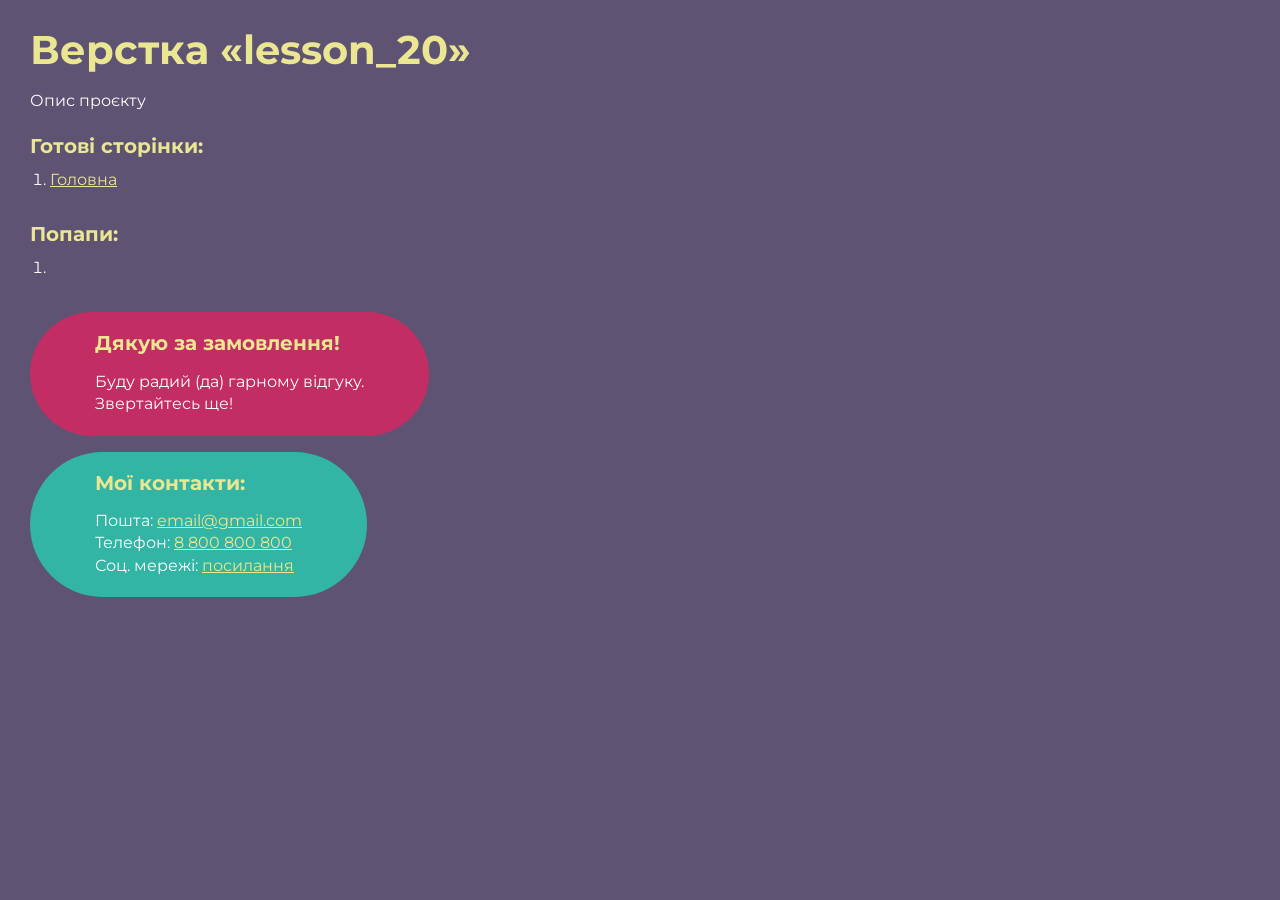
<file: index.html>
<!DOCTYPE html>
<html>

<head>
	<meta charset="UTF-8">
	<meta name="viewport" content="width=device-width, initial-scale=1.0">
	<title>Верстка «lesson_20»</title>
</head>

<body>
	<div class="rootpage">
		<h1>Верстка «lesson_20»</h1>
		<div class="rootpage__info">
			Опис проєкту
		</div>
		<h2>Готові сторінки:</h2>
		<ol class="rootpage__list">
			<li><a target="_blank" href="home.html">Головна</a></li>
		</ol>
		<h2>Попапи:</h2>
		<ol class="rootpage__list">
			<li><a target="_blank" href="home.html#"></a></li>
		</ol>
		<div class="rootpage__tnx">
			<h2>Дякую за замовлення!</h2>
			<p>Буду радий (да) гарному відгуку.</p>
			<p>Звертайтесь ще!</p>
		</div>
		<div class="rootpage__contacts">
			<h2>Мої контакти:</h2>
			<p>Пошта: <a href="mailto:email@gmail.com">email@gmail.com</a></p>
			<p>Телефон: <a href="tel:8800800800">8 800 800 800</a></p>
			<p>Соц. мережі: <a href="">посилання</a></p>
		</div>
	</div>
</body>
<style>
	@charset "UTF-8";
	@import url("https://fonts.googleapis.com/css?family=Montserrat:regular,700&display=swap");

	*,
	*::before,
	*::after {
		padding: 0px;
		margin: 0px;
		border: 0px;
		box-sizing: border-box;
	}

	html,
	body {
		height: 100%;
		margin: 0;
		padding: 0;
		min-width: 320px;
		width: 100%;
		color: #fff;
		background-color: #5e5373;
	}

	body {
		font-family: Montserrat;
		font-size: 100%;
		line-height: 1;
		font-size: 1rem;
	}

	a {
		text-decoration: underline;
		color: #ebe691
	}

	a:visited {
		text-decoration: underline;
		color: #aaa768;
	}

	a:hover {
		text-decoration: none;
	}

	ul li {
		list-style: none;
	}

	img {
		vertical-align: top;
	}

	.wrapper {
		width: 100%;
		min-height: 100%;
		overflow: hidden;
	}

	.rootpage {
		padding: 30px;
		display: flex;
		flex-direction: column;
		align-items: flex-start;
	}

	@media (max-width: 767px) {
		.rootpage {
			padding: 30px 15px;
		}
	}

	h1 {
		color: #ebe691;
		font-size: 2.5rem;
		margin: 0px 0px 1.25rem 0px;
	}

	@media (max-width: 767px) {
		h1 {
			font-size: 1.85rem;
			margin: 0px 0px 1.25rem 0px;
		}
	}

	h2 {
		color: #ebe691;
		font-size: 1.25rem;
		margin: 0px 0px 1rem 0px;
	}

	@media (max-width: 767px) {
		h2 {
			font-size: 1.125rem;
			margin: 0px 0px 1rem 0px;
		}
	}

	.rootpage__info {
		line-height: 140%;
		margin: 0px 0px 1.5rem 0px;
	}

	.rootpage__list {
		margin: 0px 0px 2.25rem 1.25rem;
	}

	.rootpage__list li:not(:last-child) {
		margin: 0px 0px 15px 0px;
	}

	.rootpage__contacts,
	.rootpage__tnx {
		border-radius: 200px;
		padding: 20px 65px;
		line-height: 140%;
	}

	@media (max-width: 767px) {

		.rootpage__contacts,
		.rootpage__tnx {
			border-radius: 40px;
			padding: 20px;
		}
	}

	.rootpage__contacts {
		background: #32b5a4;

	}

	.rootpage__contacts a {
		color: #ebe691;
	}

	.rootpage__tnx {
		background: #c22d63;
		margin: 0px 0px 1rem 0px;
	}
</style>

</html>
</file>
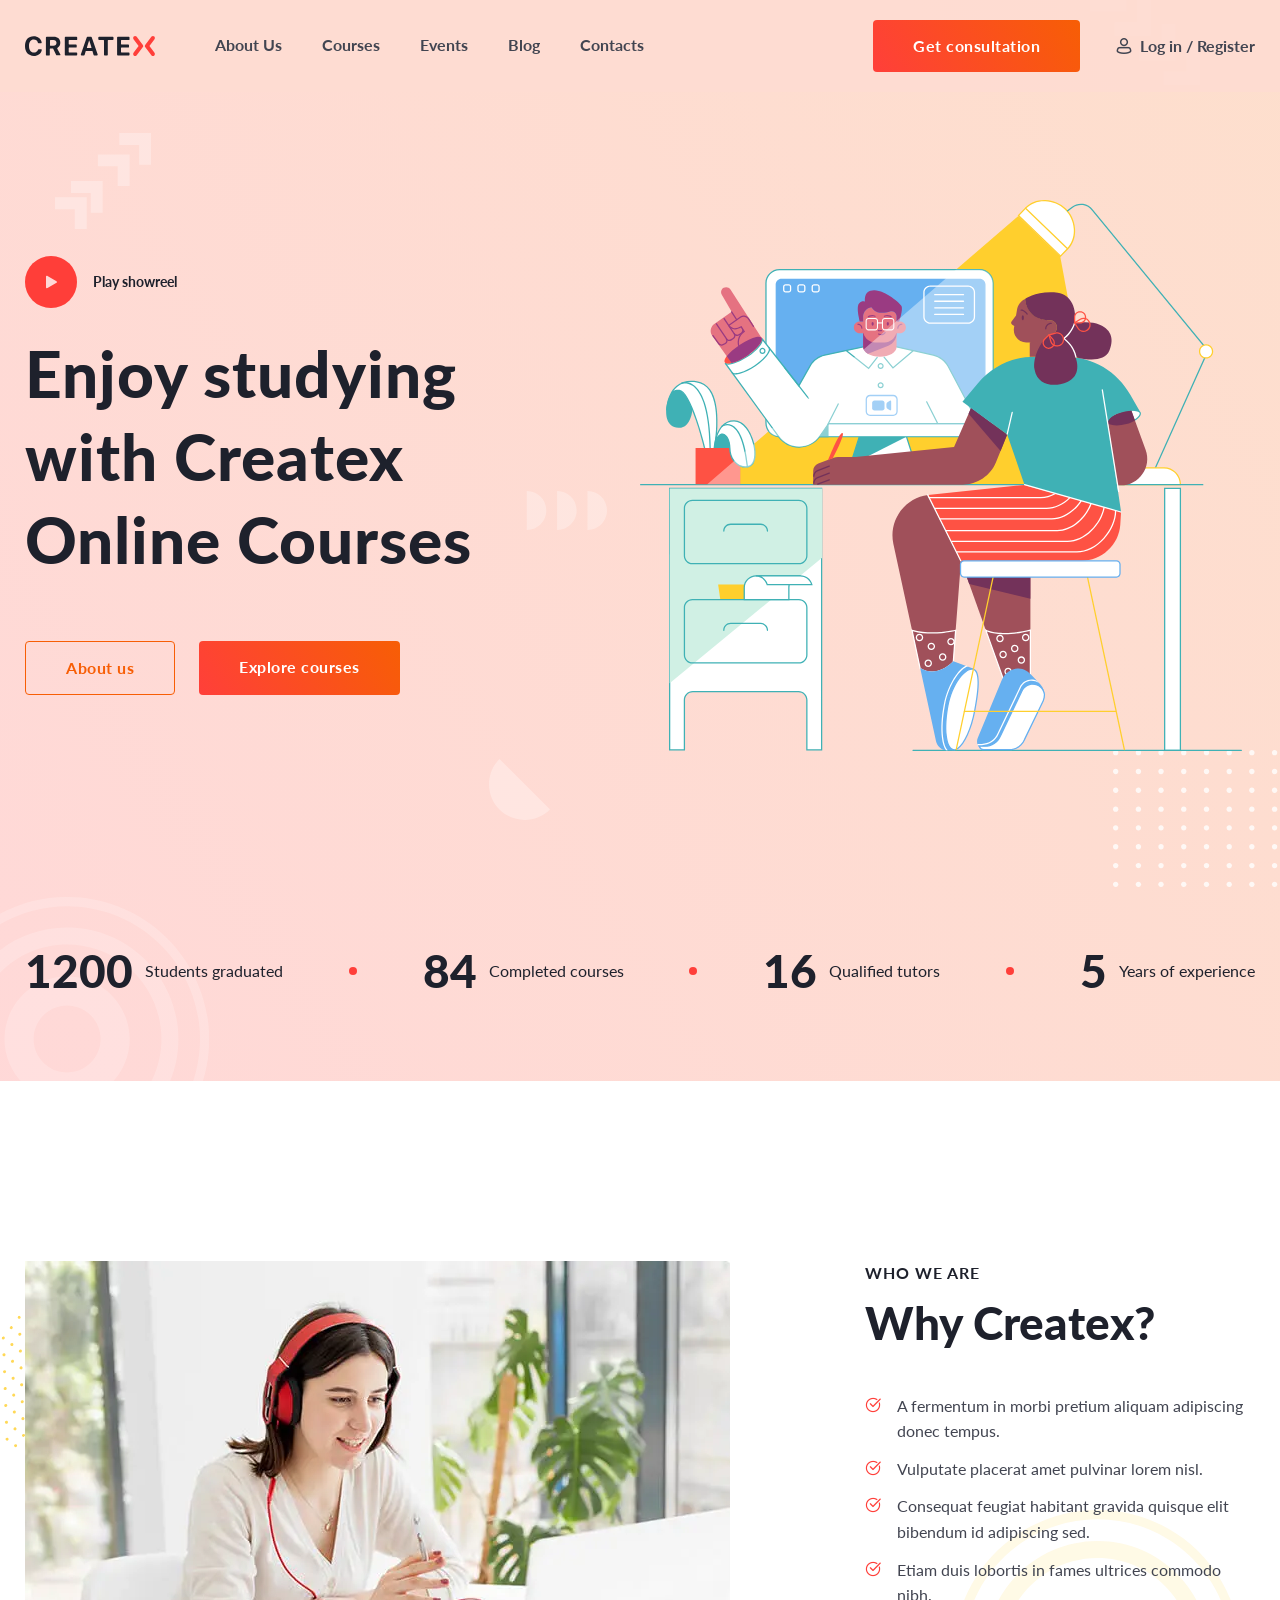
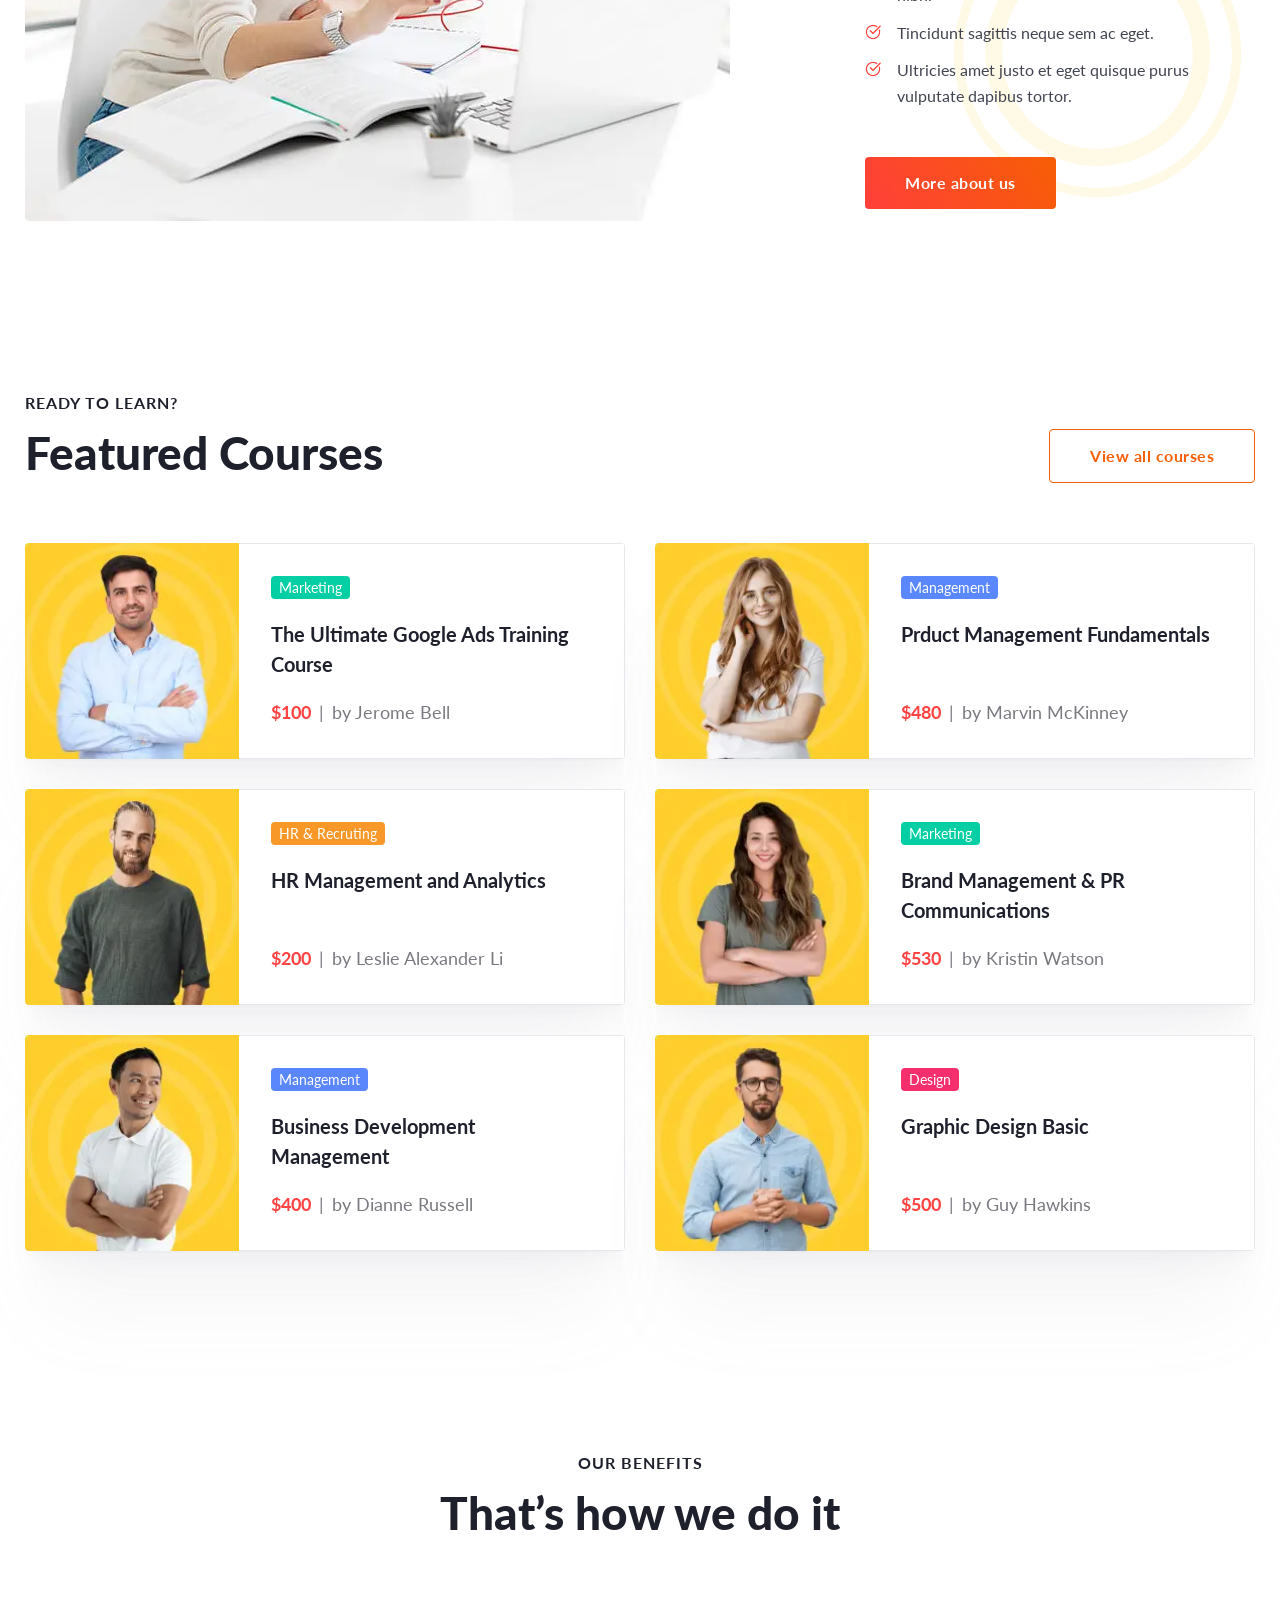
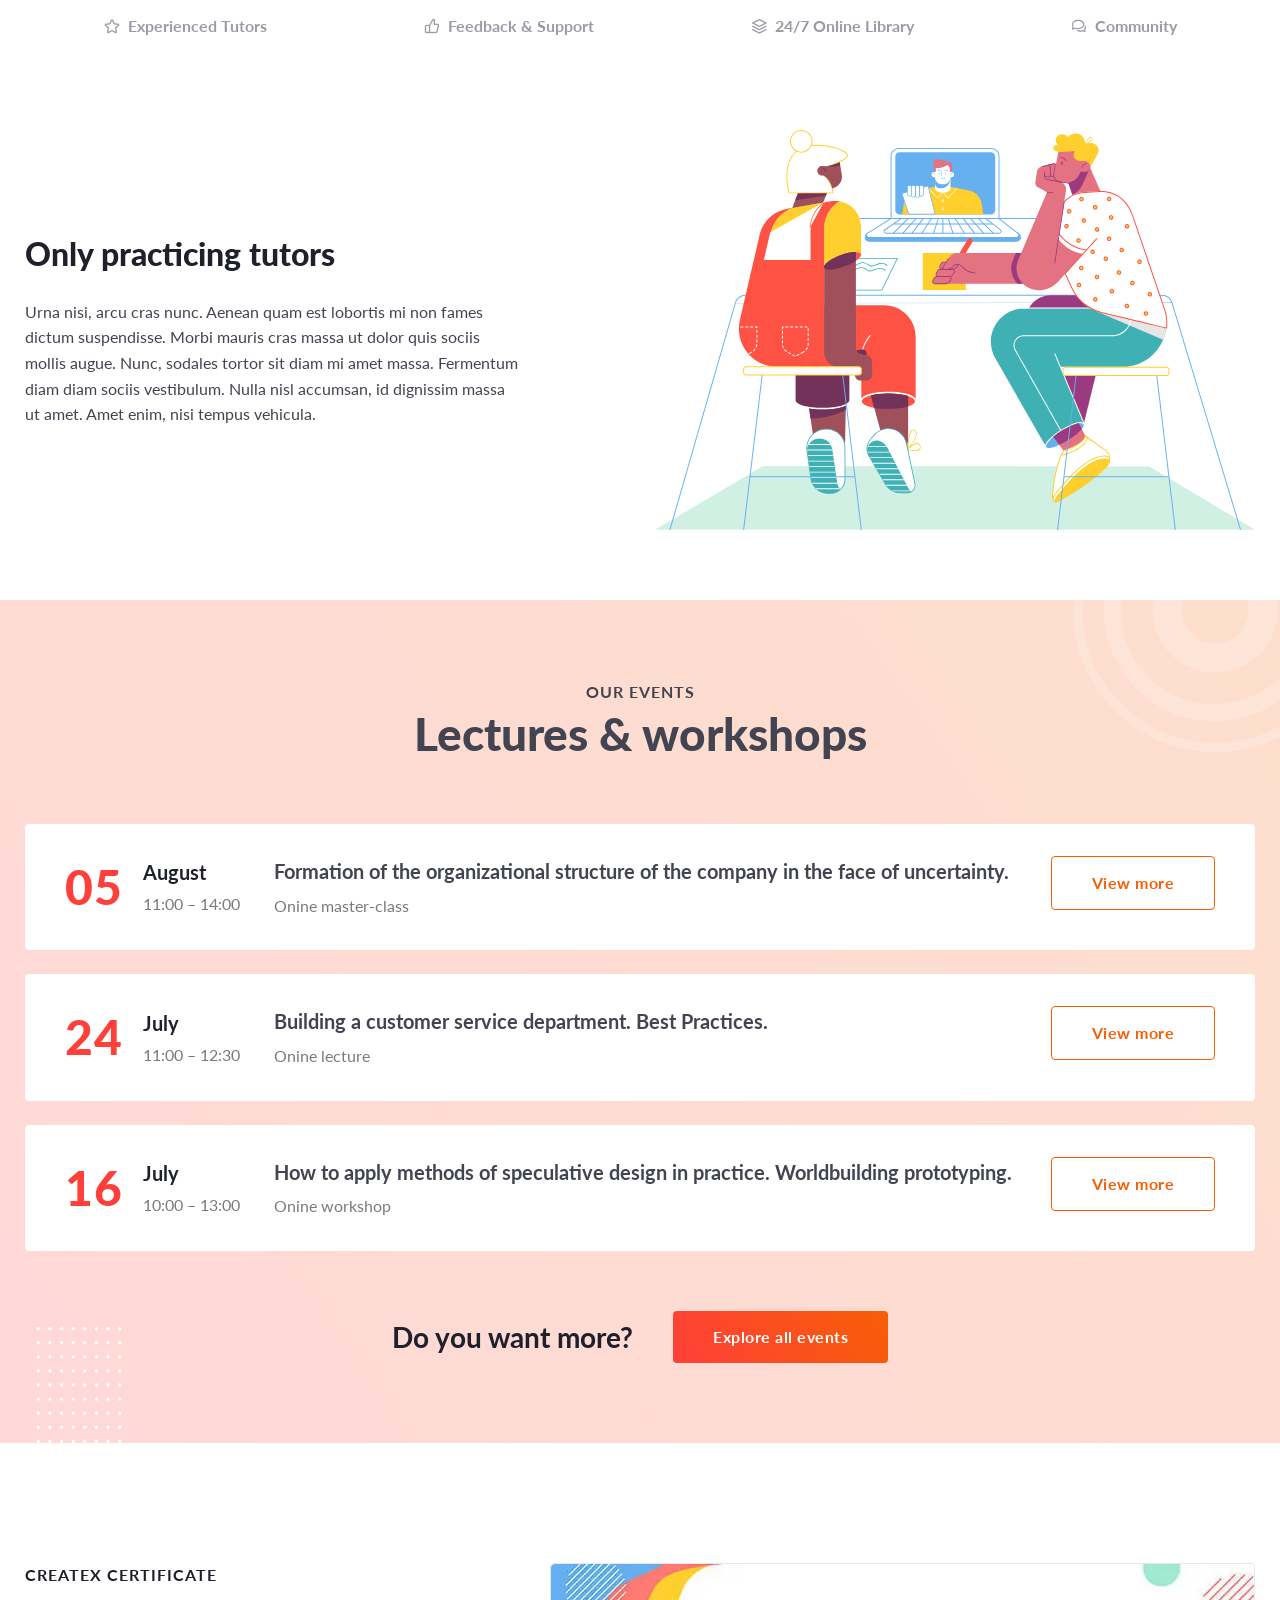
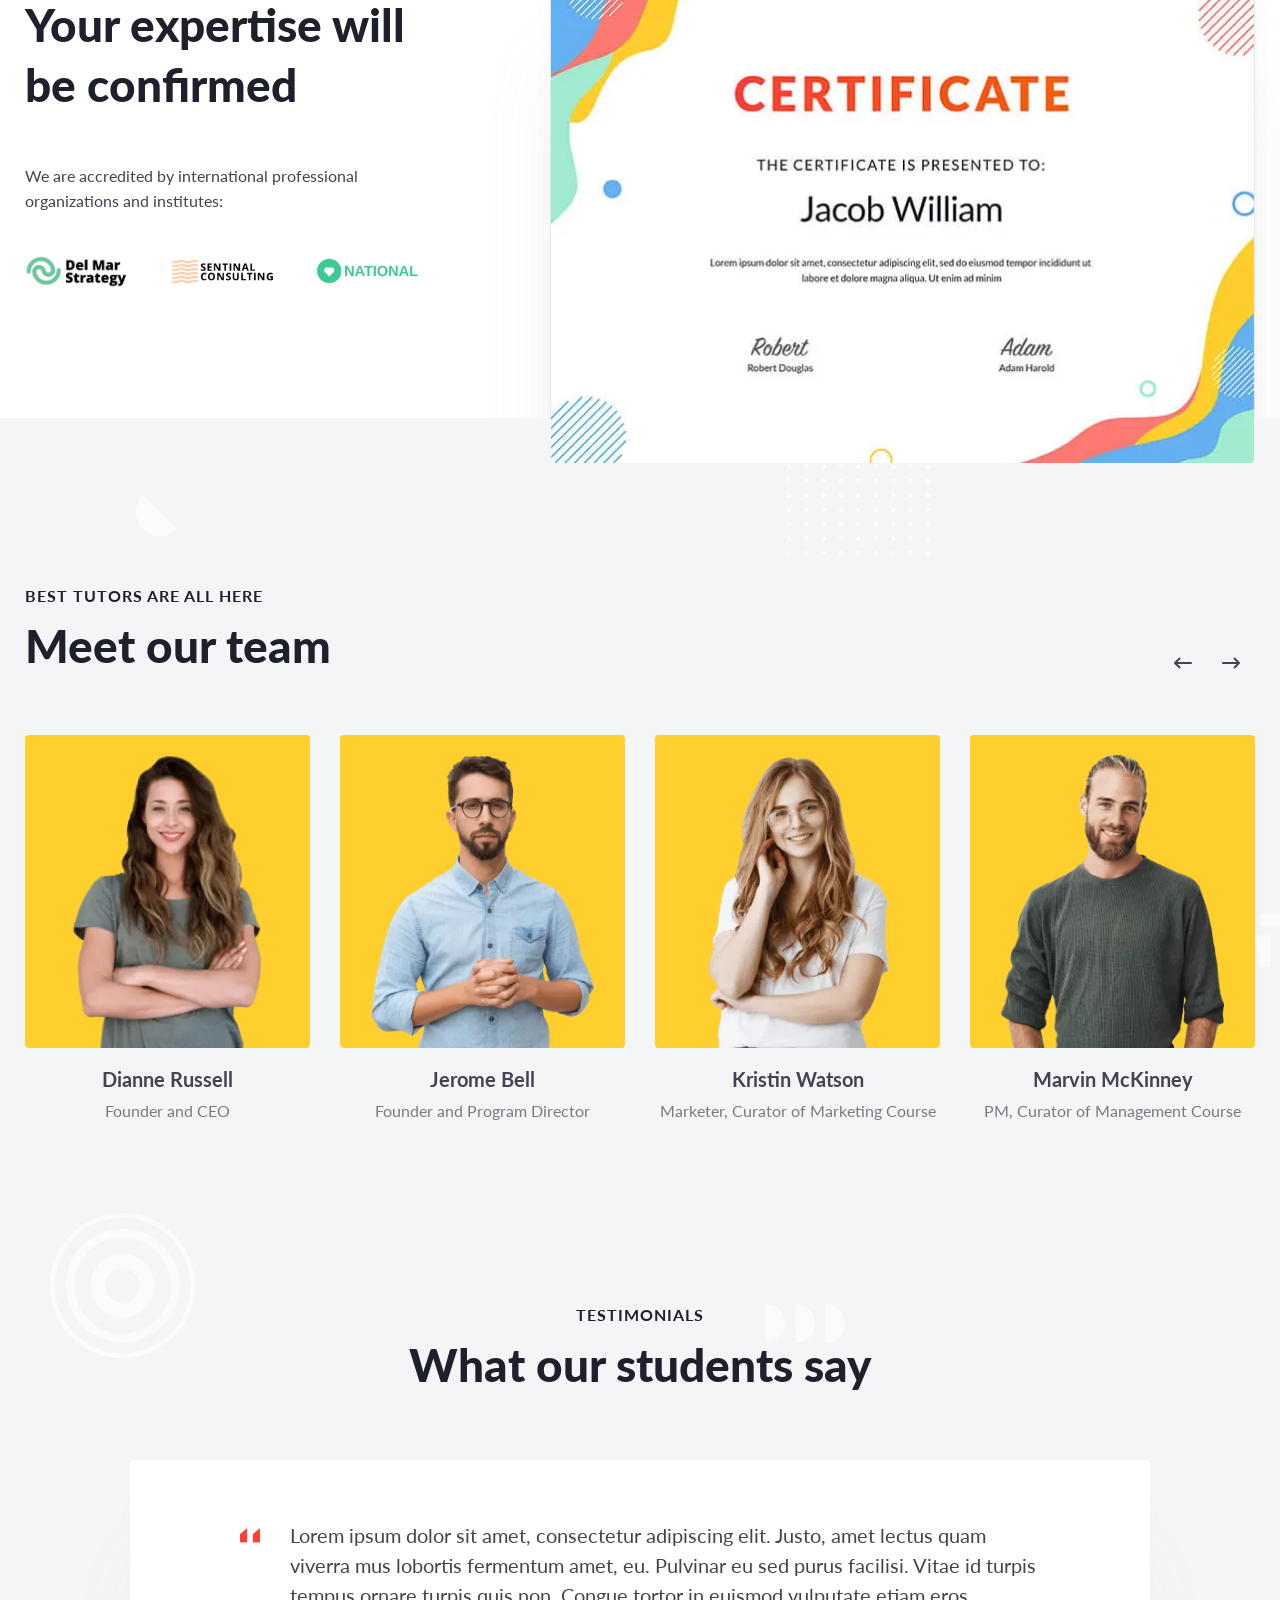
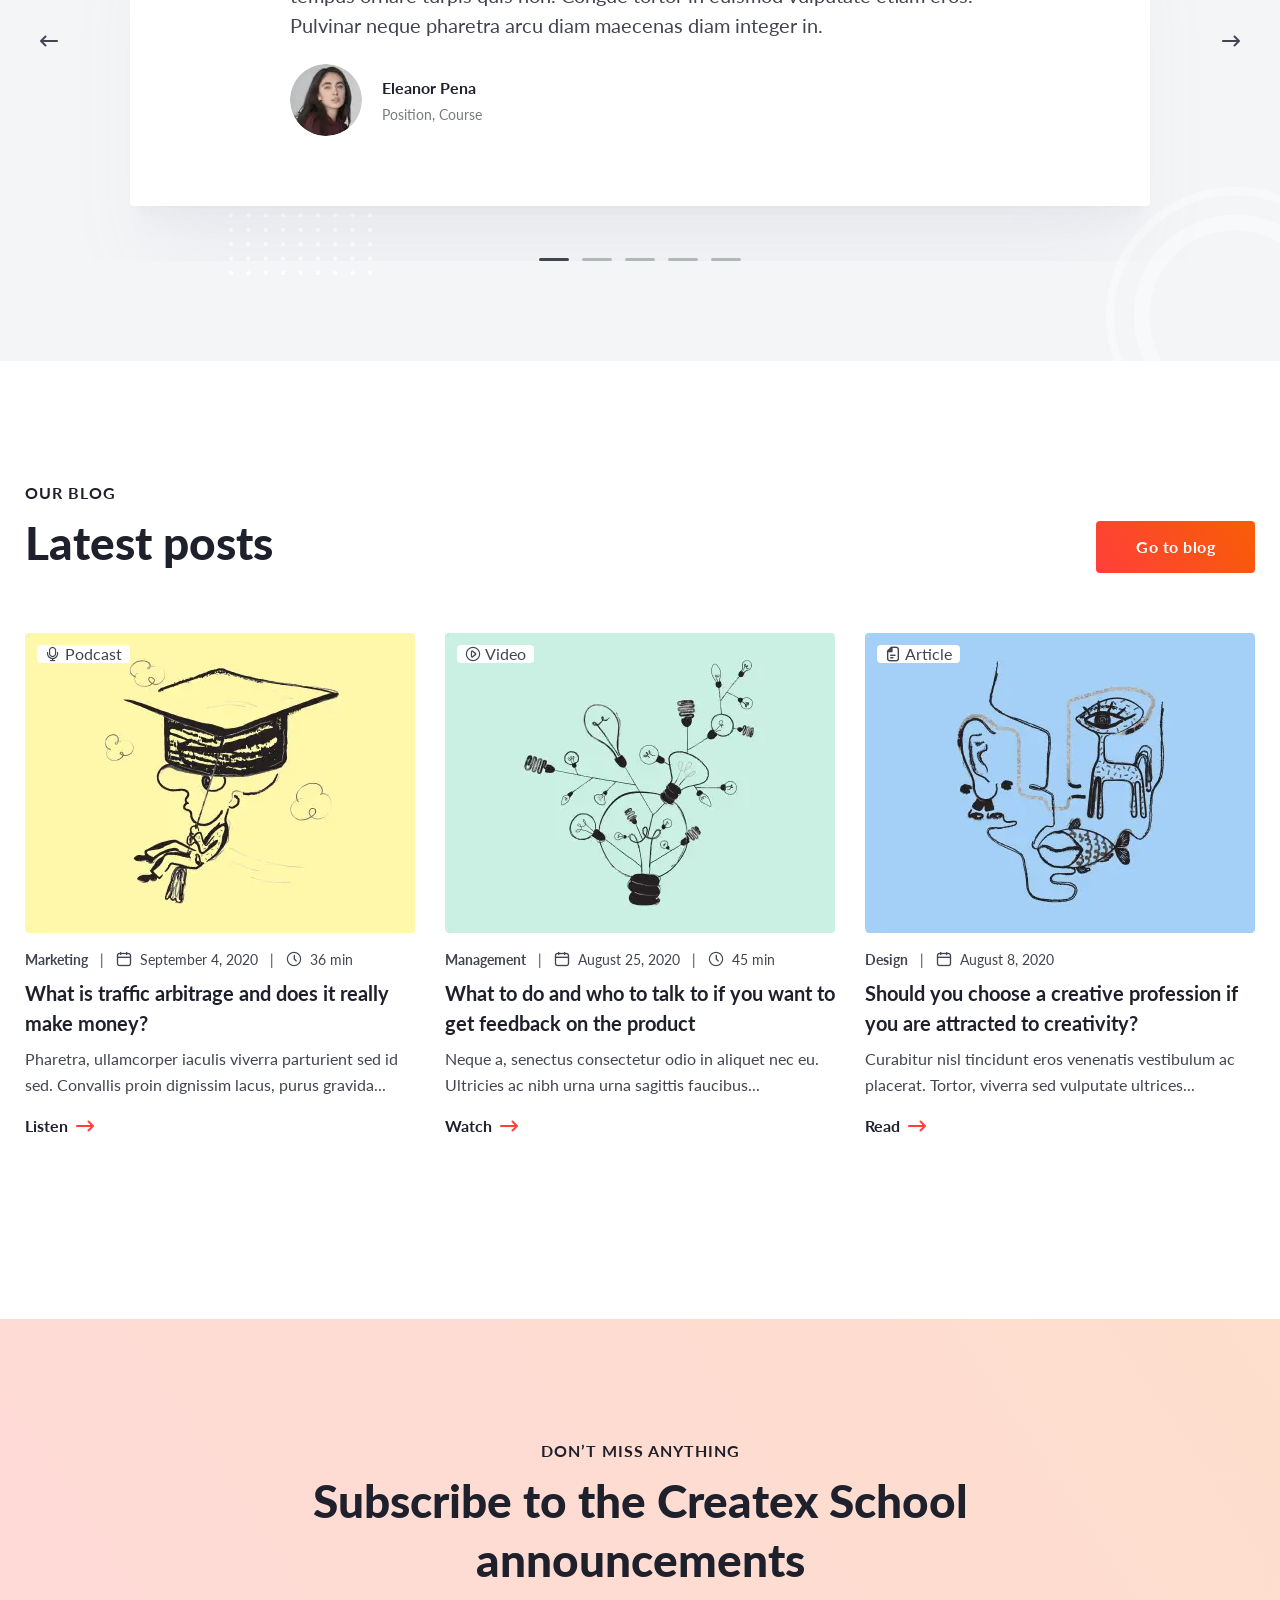
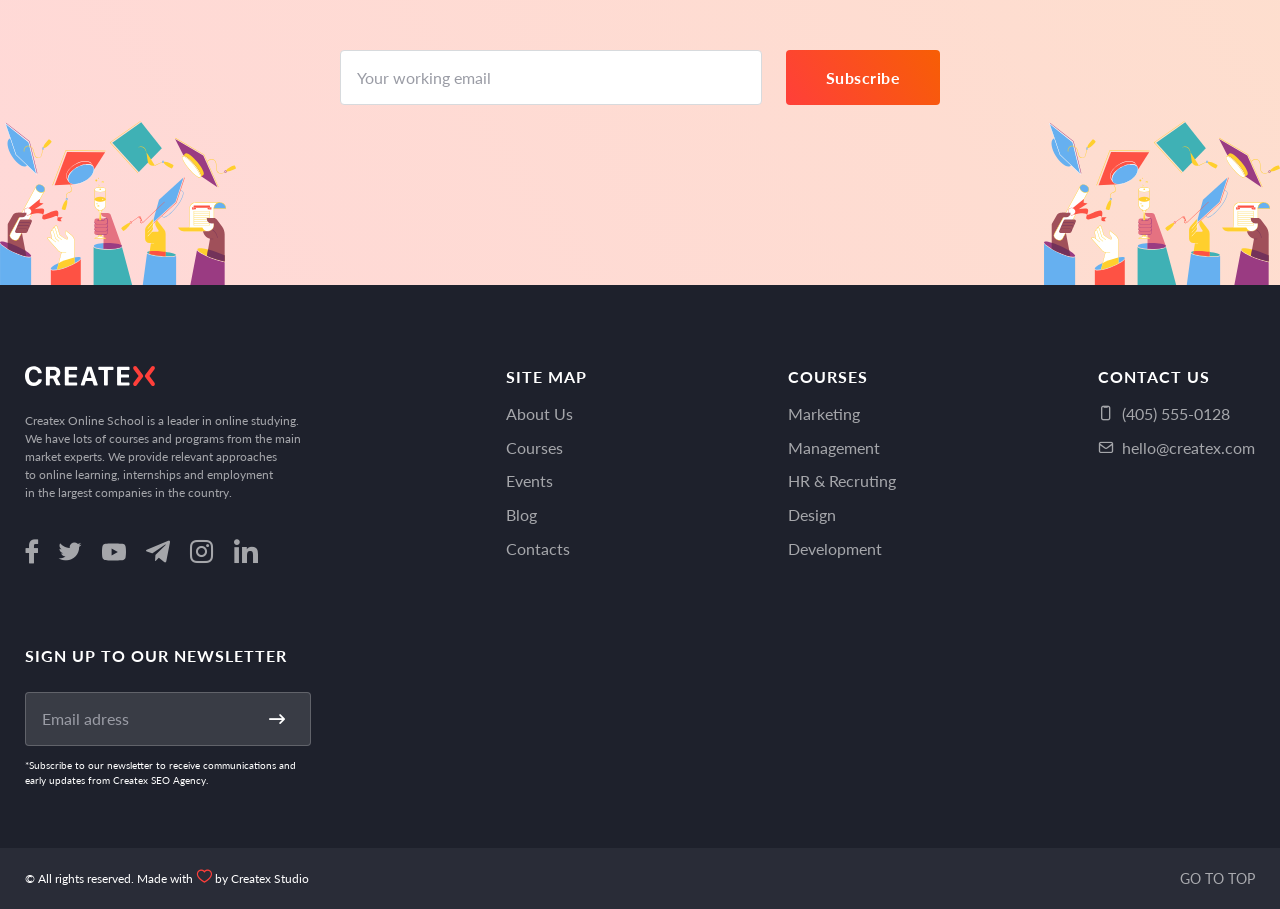
<file: home.html>
<!DOCTYPE html>
<html lang="en">

<head>
	<title>HomePage</title>
	<meta charset="UTF-8">
	<meta name="format-detection" content="telephone=no">
	<!-- <style>body{opacity: 0;}</style> -->
	<link rel="stylesheet" href="css/style.min.css?_v=20221120131946">
	<link rel="shortcut icon" href="favicon.ico">
	<!-- <meta name="robots" content="noindex, nofollow"> -->
	<meta name="viewport" content="width=device-width, initial-scale=1.0">
</head>

<body>
	<div class="wrapper">
		<header class="header">
			<div class="header__container">
				<a href="#" class="header__logo"><img src="img/logo.svg" alt="logo"></a>
				<div class="header__menu menu">
					<button type="button" class="menu__icon icon-menu"><span></span></button>
					<nav class="menu__body">
						<ul class="menu__list">
							<li class="menu__item"><a href="#" data-goto=".who-we-are" class="menu__link">About Us</a></li>
							<li class="menu__item"><a href="#" data-goto=".courses" class="menu__link">Courses</a></li>
							<li class="menu__item"><a href="#" data-goto=".events" class="menu__link">Events</a></li>
							<li class="menu__item"><a href="#" data-goto=".blog" class="menu__link">Blog</a></li>
							<li class="menu__item"><a href="#" data-goto=".form-section" class="menu__link">Contacts</a></li>
						</ul>
						<div class="header__active">
							<a href="#" data-goto=".form-section" class="header__button button button--orange">Get consultation</a>
							<a href="#" class="header__login _icon-user">Log in / Register</a>
						</div>
					</nav>
				</div>
			</div>
		</header>
		<main class="page">
			<section class="page__main-block main-block">
				<div class="main-block__decor decor-main-block">
					<div class="decor-main-block__item"><img src="img/home/main-block/main-decor_1.svg" alt="decor"></div>
					<div class="decor-main-block__item"><img src="img/home/main-block/main-decor_2.svg" alt="decor"></div>
					<div class="decor-main-block__item"><img src="img/home/main-block/main-decor_3.svg" alt="decor"></div>
					<div class="decor-main-block__item"><img src="img/home/main-block/main-decor_4.svg" alt="decor"></div>
					<div class="decor-main-block__item"><img src="img/home/main-block/main-decor_5.svg" alt="decor"></div>
					<div class="decor-main-block__item"><img src="img/home/main-block/main-decor_6.svg" alt="decor"></div>
				</div>
				<div class="main-block__container">
					<div class="main-block__content">
						<div class="main-block__offer">
							<a href="#" class="main-block__play"><span></span>Play showreel</a>
							<h1 class="main-block__title">Enjoy studying
								with Createx Online Courses</h1>
							<div class="main-block__active">
								<a href="#" data-goto=".who-we-are" class="main-block__button button button--border">About us</a>
								<a href="#" data-goto=".courses" class="main-block__button button button--orange">Explore courses</a>
							</div>
						</div>
						<div class="main-block__image"><img src="img/home/main-block/illustration.svg" alt="illustration"></div>
					</div>
					<div class="main-block__bottom-row bottom-row-main-block">
						<div class="bottom-row-main-block__item">
							<div class="bottom-row-main-block__number">1200</div>
							<div class="bottom-row-main-block__name">Students graduated</div>
						</div>
						<span></span>
						<div class="bottom-row-main-block__item">
							<div class="bottom-row-main-block__number">84</div>
							<div class="bottom-row-main-block__name">Completed courses</div>
						</div>
						<span></span>
						<div class="bottom-row-main-block__item">
							<div class="bottom-row-main-block__number">16</div>
							<div class="bottom-row-main-block__name">Qualified tutors</div>
						</div>
						<span></span>
						<div class="bottom-row-main-block__item">
							<div class="bottom-row-main-block__number">5</div>
							<div class="bottom-row-main-block__name">Years of experience</div>
						</div>
					</div>
				</div>
			</section>
			<section class="page__who-we-are who-we-are">
				<div class="who-we-are__decor decor-who-we-are">
					<div class="decor-who-we-are__item"><img src="img/home/who-we-are/who-decor_1.svg" alt="decor"></div>
					<div class="decor-who-we-are__item"><img src="img/home/who-we-are/who-decor_2.svg" alt="decor"></div>
				</div>
				<div class="who-we-are__container">
					<div class="who-we-are__image"><picture><source srcset="img/home/who-we-are/image.webp" type="image/webp"><img src="img/home/who-we-are/image.jpg" alt="image"></picture></div>
					<div class="who-we-are__content">
						<div class="who-we-are__title-block title-block">
							<h3 class="title-block__sub-title">Who we are</h3>
							<h2 class="title-block__title">Why Createx?</h2>
						</div>
						<ul class="who-we-are__list">
							<li class="who-we-are__item _icon-checked">A fermentum in morbi pretium aliquam adipiscing donec tempus.</li>
							<li class="who-we-are__item _icon-checked">Vulputate placerat amet pulvinar lorem nisl.</li>
							<li class="who-we-are__item _icon-checked">Consequat feugiat habitant gravida quisque elit bibendum id adipiscing sed.</li>
							<li class="who-we-are__item _icon-checked">Etiam duis lobortis in fames ultrices commodo nibh.</li>
							<li class="who-we-are__item _icon-checked">Tincidunt sagittis neque sem ac eget.</li>
							<li class="who-we-are__item _icon-checked">Ultricies amet justo et eget quisque purus vulputate dapibus tortor.</li>
						</ul>
						<a href="#" class="who-we-are__button button button--orange">More about us</a>
					</div>
				</div>
			</section>
			<section class="page__courses courses">
				<div class="courses__container">
					<div class="courses__heading">
						<div class="courses__title-block title-block">
							<h3 class="title-block__sub-title">Ready to learn?</h3>
							<h2 class="title-block__title">Featured Courses</h2>
						</div>
						<a href="#" class="courses__button button button--border">View all courses</a>
					</div>
					<div class="courses__body">
						<div class="courses__card card">
							<div class="card__image"><picture><source srcset="img/home/featured/featured_01.webp" type="image/webp"><img src="img/home/featured/featured_01.jpg" alt="image"></picture></div>
							<div class="card__content">
								<div class="card__speciality">
									Marketing
								</div>
								<div class="card__title">
									The Ultimate Google Ads Training Course
								</div>
								<div class="card__other">
									<div class="card__price">
										$100
									</div>
									<div class="card__autor">
										by Jerome Bell
									</div>
								</div>
							</div>
						</div>
						<div class="courses__card card">
							<div class="card__image"><picture><source srcset="img/home/featured/featured_02.webp" type="image/webp"><img src="img/home/featured/featured_02.jpg" alt="image"></picture></div>
							<div class="card__content">
								<div class="card__speciality _management">
									Management
								</div>
								<div class="card__title">
									Prduct Management Fundamentals
								</div>
								<div class="card__other">
									<div class="card__price">
										$480
									</div>
									<div class="card__autor">
										by Marvin McKinney
									</div>
								</div>
							</div>
						</div>
						<div class="courses__card card">
							<div class="card__image"><picture><source srcset="img/home/featured/featured_03.webp" type="image/webp"><img src="img/home/featured/featured_03.jpg" alt="image"></picture></div>
							<div class="card__content">
								<div class="card__speciality _hr">
									HR & Recruting
								</div>
								<div class="card__title">
									HR Management and Analytics
								</div>
								<div class="card__other">
									<div class="card__price">
										$200
									</div>
									<div class="card__autor">
										by Leslie Alexander Li
									</div>
								</div>
							</div>
						</div>
						<div class="courses__card card">
							<div class="card__image"><picture><source srcset="img/home/featured/featured_04.webp" type="image/webp"><img src="img/home/featured/featured_04.jpg" alt="image"></picture></div>
							<div class="card__content">
								<div class="card__speciality">
									Marketing
								</div>
								<div class="card__title">
									Brand Management & PR Communications
								</div>
								<div class="card__other">
									<div class="card__price">
										$530
									</div>
									<div class="card__autor">
										by Kristin Watson
									</div>
								</div>
							</div>
						</div>
						<div class="courses__card card">
							<div class="card__image"><picture><source srcset="img/home/featured/featured_05.webp" type="image/webp"><img src="img/home/featured/featured_05.jpg" alt="image"></picture></div>
							<div class="card__content">
								<div class="card__speciality _management">
									Management
								</div>
								<div class="card__title">
									Business Development Management
								</div>
								<div class="card__other">
									<div class="card__price">
										$400
									</div>
									<div class="card__autor">
										by Dianne Russell
									</div>
								</div>
							</div>
						</div>
						<div class="courses__card card">
							<div class="card__image"><picture><source srcset="img/home/featured/featured_06.webp" type="image/webp"><img src="img/home/featured/featured_06.jpg" alt="image"></picture></div>
							<div class="card__content">
								<div class="card__speciality _design">
									Design
								</div>
								<div class="card__title">
									Graphic Design Basic
								</div>
								<div class="card__other">
									<div class="card__price">
										$500
									</div>
									<div class="card__autor">
										by Guy Hawkins
									</div>
								</div>
							</div>
						</div>
					</div>
				</div>
			</section>
			<section class="page__benefits benefits">
				<div class="benefits__container">
					<div class="benefits__title-block title-block">
						<h3 class="title-block__sub-title">Our benefits</h3>
						<h2 class="title-block__title">That’s how we do it</h2>
					</div>
					<div class="benefits__content">
						<ul class="benefits__navigation">
							<li class="benefits__item">
								<a href="#" class="benefits__link _icon-star">Experienced Tutors</a>
							</li>
							<li class="benefits__item">
								<a href="#" class="benefits__link _icon-like">Feedback & Support</a>
							</li>
							<li class="benefits__item">
								<a href="#" class="benefits__link _icon-library">24/7 Online Library</a>
							</li>
							<li class="benefits__item">
								<a href="#" class="benefits__link _icon-comment">Community</a>
							</li>
						</ul>
					</div>
					<div class="benefits__windows">
						<div class="benefits__block">
							<div class="benefits__text">
								<div class="benefits__main-text">Only practicing tutors</div>
								<p class="benefits__paragraph">Urna nisi, arcu cras nunc. Aenean quam est lobortis mi non fames dictum suspendisse. Morbi mauris cras massa ut dolor quis sociis mollis augue. Nunc, sodales tortor sit diam mi amet massa. Fermentum diam diam sociis vestibulum. Nulla nisl accumsan, id dignissim massa ut amet. Amet enim, nisi tempus vehicula.</p>
							</div>
							<div class="benefits__image"><img src="img/home/benefits/illustration.svg" alt="illustration"></div>
						</div>
					</div>
				</div>
			</section>
			<section class="page__events events">
				<div class="events__decor decor-events">
					<div class="decor-events__item"><img src="img/home/events/events-decor_01.svg" alt="decor"></div>
					<div class="decor-events__item"><img src="img/home/events/events-decor_02.svg" alt="decor"></div>
				</div>
				<div class="events__container">
					<div class="events__title-block">
						<h3 class="title-block__sub-title">Our Events</h3>
						<h2 class="title-block__title">Lectures & workshops</h2>
					</div>
					<div class="events__body">
						<div class="events__item">
							<div class="events__date date-events">
								<div class="date-events__number">05</div>
								<div class="date-events__other">
									<div class="date-events__month">August </div>
									<div class="date-events__time">11:00 – 14:00</div>
								</div>
							</div>
							<div class="events__content">
								<div class="events__title">
									Formation of the organizational structure of the company in the face of uncertainty.
								</div>
								<div class="events__theme">Onine master-class</div>
							</div>
							<a href="#" class="events__button button button--border">
								View more
							</a>
						</div>
						<div class="events__item">
							<div class="events__date date-events">
								<div class="date-events__number">24</div>
								<div class="date-events__other">
									<div class="date-events__month">July</div>
									<div class="date-events__time">11:00 – 12:30</div>
								</div>
							</div>
							<div class="events__content">
								<div class="events__title">
									Building a customer service department. Best Practices.
								</div>
								<div class="events__theme">Onine lecture</div>
							</div>
							<a href="#" class="events__button button button--border">
								View more
							</a>
						</div>
						<div class="events__item">
							<div class="events__date date-events">
								<div class="date-events__number">16</div>
								<div class="date-events__other">
									<div class="date-events__month">July</div>
									<div class="date-events__time">10:00 – 13:00</div>
								</div>
							</div>
							<div class="events__content">
								<div class="events__title">
									How to apply methods of speculative design in practice. Worldbuilding prototyping.
								</div>
								<div class="events__theme">Onine workshop</div>
							</div>
							<a href="#" class="events__button button button--border">
								View more
							</a>
						</div>
					</div>
					<div class="events__bottom bottom-events">
						<div class="bottom-events__title">Do you want more?</div>
						<a href="#" class="bottom-events__button button button--orange">Explore all events</a>
					</div>
				</div>
			</section>
			<section class="page__certificate certificate">
				<div class="certificate__container">
					<div class="certificate__content">
						<div class="certificate__title-block title-block">
							<h3 class="title-block__sub-title">Createx Certificate</h3>
							<h2 class="title-block__title">Your expertise will be confirmed</h2>
						</div>
						<div class="certificate__text">
							<p>We are accredited by international professional organizations and institutes:</p>
						</div>
						<div class="certificate__partners partners-certificate">
							<a href="#" class="partners-certificate__item"><img src="img/home/cartificate/del-mar.svg" alt="del-mar"></a>
							<a href="#" class="partners-certificate__item"><img src="img/home/cartificate/sentinal.svg" alt="del-mar"></a>
							<a href="#" class="partners-certificate__item"><img src="img/home/cartificate/national-heart.svg" alt="del-mar"></a>
						</div>
					</div>
					<div class="certificate__image"><picture><source srcset="img/home/cartificate/certificate.webp" type="image/webp"><img src="img/home/cartificate/certificate.png" alt="certificate"></picture></div>
				</div>
			</section>
			<section class="page__team team">
				<div class="team__decor decor-team">
					<div class="decor-team__item"><img src="img/home/team/team-decor_1.svg" alt="decor"></div>
					<div class="decor-team__item"><img src="img/home/team/team-decor_2.svg" alt="decor"></div>
					<div class="decor-team__item"><img src="img/home/team/team-decor_3.svg" alt="decor"></div>
				</div>
				<div class="team__container">
					<div class="team__title-block title-block">
						<h3 class="title-block__sub-title">Best tutors are all here</h3>
						<h2 class="title-block__title">Meet our team</h2>
					</div>
					<div class="team__wrapper">
						<!-- Оболочка слайдера -->
						<div class="team__slider slider-team swiper">
							<!-- Двигающееся часть слайдера -->
							<div class="slider-team__wrapper swiper-wrapper">
								<!-- Слайд -->
								<div class="slider-team__slide swiper-slide">
									<div class="slider-team__photo">
										<div class="photo-wrapper">
											<picture><source srcset="img/home/team/image-3.webp" type="image/webp"><img src="img/home/team/image-3.png" alt="photo"></picture>
										</div>
										<div class="slider-team__mask-photo">
											<div class="slider-team__societs societs-slider-team">
												<a href="#" class="societs-slider-team__item _icon-facebook"></a>
												<a href="#" class="societs-slider-team__item _icon-instagram"></a>
												<a href="#" class="societs-slider-team__item _icon-linkedin"></a>
											</div>
										</div>
									</div>
									<div class="slider-team__text">
										<div class="slider-team__name">Dianne Russell</div>
										<div class="slider-team__position">Founder and CEO</div>
									</div>
								</div>
								<div class="team__slide swiper-slide">
									<div class="slider-team__photo">
										<div class="photo-wrapper">
											<picture><source srcset="img/home/team/image-2.webp" type="image/webp"><img src="img/home/team/image-2.png" alt="photo"></picture>
										</div>
										<div class="slider-team__mask-photo">
											<div class="slider-team__societs societs-slider-team">
												<a href="#" class="societs-slider-team__item _icon-facebook"></a>
												<a href="#" class="societs-slider-team__item _icon-instagram"></a>
												<a href="#" class="societs-slider-team__item _icon-linkedin"></a>
											</div>
										</div>
									</div>
									<div class="slider-team__text">
										<div class="slider-team__name">Jerome Bell</div>
										<div class="slider-team__position">Founder and Program Director</div>
									</div>
								</div>
								<div class="team__slide swiper-slide">
									<div class="slider-team__photo">
										<div class="photo-wrapper">
											<picture><source srcset="img/home/team/image-1.webp" type="image/webp"><img src="img/home/team/image-1.png" alt="photo"></picture>
										</div>
										<div class="slider-team__mask-photo">
											<div class="slider-team__societs societs-slider-team">
												<a href="#" class="societs-slider-team__item _icon-facebook"></a>
												<a href="#" class="societs-slider-team__item _icon-instagram"></a>
												<a href="#" class="societs-slider-team__item _icon-linkedin"></a>
											</div>
										</div>
									</div>
									<div class="slider-team__text">
										<div class="slider-team__name">Kristin Watson</div>
										<div class="slider-team__position">Marketer, Curator of Marketing Course</div>
									</div>
								</div>
								<div class="team__slide swiper-slide">
									<div class="slider-team__photo">
										<div class="photo-wrapper">
											<picture><source srcset="img/home/team/image.webp" type="image/webp"><img src="img/home/team/image.png" alt="photo"></picture>
										</div>
										<div class="slider-team__mask-photo">
											<div class="slider-team__societs societs-slider-team">
												<a href="#" class="societs-slider-team__item _icon-facebook"></a>
												<a href="#" class="societs-slider-team__item _icon-instagram"></a>
												<a href="#" class="societs-slider-team__item _icon-linkedin"></a>
											</div>
										</div>
									</div>
									<div class="slider-team__text">
										<div class="slider-team__name">Marvin McKinney</div>
										<div class="slider-team__position">PM, Curator of Management Course</div>
									</div>
								</div>

							</div>
							<!-- Если нужна навигация (влево/вправо) -->

						</div>
						<div class="swipper-buttons">
							<button type="button" class="swiper-button-prev _icon-aroow-prev"></button>
							<button type="button" class="swiper-button-next _icon-arrow-next"></button>
						</div>
					</div>
				</div>
			</section>
			<section class="page__testimonials testimonials">
				<div class="testimonials__decor decor-testimonials">
					<div class="decor-testimonials__item"><img src="img/home/testimonials/circles.svg" alt="decor"></div>
					<div class="decor-testimonials__item"><img src="img/home/testimonials/shapes.svg" alt="decor"></div>
					<div class="decor-testimonials__item"><img src="img/home/testimonials/dots.svg" alt="decor"></div>
					<div class="decor-testimonials__item"><img src="img/home/testimonials/circles-1.svg" alt="decor"></div>
				</div>
				<div class="testimonials__container">
					<div class="testimonials__title-block title-block">
						<h3 class="title-block__sub-title">TESTIMONIALS</h3>
						<h2 class="title-block__title">What our students say</h2>
					</div>
					<!-- Оболочка слайдера -->
					<div class="testimonials__slider swiper">
						<!-- Двигающееся часть слайдера -->
						<div class="testimonials__wrapper swiper-wrapper">
							<!-- Слайд -->
							<div class="testimonials__slide swiper-slide">
								<div class="testimonials__wrapper-slide slide-testimonials">
									<div class="slide-testimonials__text _icon-braces">
										<p>Lorem ipsum dolor sit amet, consectetur adipiscing elit. Justo, amet lectus quam viverra mus lobortis fermentum amet, eu. Pulvinar eu sed purus facilisi. Vitae id turpis tempus ornare turpis quis non. Congue tortor in euismod vulputate etiam eros. Pulvinar neque pharetra arcu diam maecenas diam integer in.</p>
									</div>
									<div class="slide-testimonials__user user-testimonials">
										<div class="user-testimonials__photo"><picture><source srcset="img/home/testimonials/testimonials_01.webp" type="image/webp"><img src="img/home/testimonials/testimonials_01.png" alt="user-photo"></picture></div>
										<div class="user-testimonials__about">
											<div class="user-testimonials__name">Eleanor Pena</div>
											<div class="user-testimonials__place">Position, Course</div>
										</div>
									</div>
								</div>
							</div>
							<div class="testimonials__slide swiper-slide">
								<div class="testimonials__wrapper-slide slide-testimonials">
									<div class="slide-testimonials__text _icon-braces">
										<p>Lorem ipsum dolor sit amet, consectetur adipiscing elit. Justo, amet lectus quam viverra mus lobortis fermentum amet, eu. Pulvinar eu sed purus facilisi. Vitae id turpis tempus ornare turpis quis non. Congue tortor in euismod vulputate etiam eros. Pulvinar neque pharetra arcu diam maecenas diam integer in.</p>
									</div>
									<div class="slide-testimonials__user user-testimonials">
										<div class="user-testimonials__photo"><picture><source srcset="img/home/testimonials/testimonials_01.webp" type="image/webp"><img src="img/home/testimonials/testimonials_01.png" alt="user-photo"></picture></div>
										<div class="user-testimonials__about">
											<div class="user-testimonials__name">Eleanor Pena</div>
											<div class="user-testimonials__place">Position, Course</div>
										</div>
									</div>
								</div>
							</div>
							<div class="testimonials__slide swiper-slide">
								<div class="testimonials__wrapper-slide slide-testimonials">
									<div class="slide-testimonials__text _icon-braces">
										<p>Lorem ipsum dolor sit amet, consectetur adipiscing elit. Justo, amet lectus quam viverra mus lobortis fermentum amet, eu. Pulvinar eu sed purus facilisi. Vitae id turpis tempus ornare turpis quis non. Congue tortor in euismod vulputate etiam eros. Pulvinar neque pharetra arcu diam maecenas diam integer in.</p>
									</div>
									<div class="slide-testimonials__user user-testimonials">
										<div class="user-testimonials__photo"><picture><source srcset="img/home/testimonials/testimonials_01.webp" type="image/webp"><img src="img/home/testimonials/testimonials_01.png" alt="user-photo"></picture></div>
										<div class="user-testimonials__about">
											<div class="user-testimonials__name">Eleanor Pena</div>
											<div class="user-testimonials__place">Position, Course</div>
										</div>
									</div>
								</div>
							</div>
							<div class="testimonials__slide swiper-slide">
								<div class="testimonials__wrapper-slide slide-testimonials">
									<div class="slide-testimonials__text _icon-braces">
										<p>Lorem ipsum dolor sit amet, consectetur adipiscing elit. Justo, amet lectus quam viverra mus lobortis fermentum amet, eu. Pulvinar eu sed purus facilisi. Vitae id turpis tempus ornare turpis quis non. Congue tortor in euismod vulputate etiam eros. Pulvinar neque pharetra arcu diam maecenas diam integer in.</p>
									</div>
									<div class="slide-testimonials__user user-testimonials">
										<div class="user-testimonials__photo"><picture><source srcset="img/home/testimonials/testimonials_01.webp" type="image/webp"><img src="img/home/testimonials/testimonials_01.png" alt="user-photo"></picture></div>
										<div class="user-testimonials__about">
											<div class="user-testimonials__name">Eleanor Pena</div>
											<div class="user-testimonials__place">Position, Course</div>
										</div>
									</div>
								</div>
							</div>
							<div class="testimonials__slide swiper-slide">
								<div class="testimonials__wrapper-slide slide-testimonials">
									<div class="slide-testimonials__text _icon-braces">
										<p>Lorem ipsum dolor sit amet, consectetur adipiscing elit. Justo, amet lectus quam viverra mus lobortis fermentum amet, eu. Pulvinar eu sed purus facilisi. Vitae id turpis tempus ornare turpis quis non. Congue tortor in euismod vulputate etiam eros. Pulvinar neque pharetra arcu diam maecenas diam integer in.</p>
									</div>
									<div class="slide-testimonials__user user-testimonials">
										<div class="user-testimonials__photo"><picture><source srcset="img/home/testimonials/testimonials_01.webp" type="image/webp"><img src="img/home/testimonials/testimonials_01.png" alt="user-photo"></picture></div>
										<div class="user-testimonials__about">
											<div class="user-testimonials__name">Eleanor Pena</div>
											<div class="user-testimonials__place">Position, Course</div>
										</div>
									</div>
								</div>
							</div>
						</div>
						<!-- Если нужна пагинация -->
						<div class="swiper-pagination"></div>
						<!-- Если нужна навигация (влево/вправо) -->
						<button type="button" class="swiper-button-prev _icon-aroow-prev"></button>
						<button type="button" class="swiper-button-next _icon-arrow-next"></button>
					</div>
				</div>
			</section>
			<section class="page__blog blog">
				<div class="blog__container">
					<div class="blog__heading">
						<div class="blog__title-block title-block">
							<h2 class="title-block__sub-title">Our blog</h2>
							<h3 class="title-block__title">Latest posts</h3>
						</div>
						<a href="#" class="blog__button button button--orange">Go to blog</a>
					</div>
					<div class="blog__body">
						<div class="blog__column">
							<div class="blog__item item-blog">
								<div class="item-blog__image">
									<picture><source srcset="img/home/blog/image.webp" type="image/webp"><img src="img/home/blog/image.jpg" alt="image"></picture>
									<a href="#" class="item-blog__link-image _icon-microphone">Podcast</a>
								</div>
								<div class="item-blog__content">
									<div class="item-blog__info">
										<div class="item-blog__theme">Marketing</div>|
										<div class="item-blog__date _icon-celendar">September 4, 2020</div>|
										<div class="item-blog__time _icon-time">36 min</div>
									</div>
									<div class="item-blog__text">
										<div class="item-blog__title-text">What is traffic arbitrage and does it really make money?</div>
										<p>Pharetra, ullamcorper iaculis viverra parturient sed id sed. Convallis proin dignissim lacus, purus gravida...</p>
									</div>
								</div>
								<a href="#" class="item-blog__link">Listen<span class="_icon-arrow-next"></span></a>
							</div>
						</div>
						<div class="blog__column">
							<div class="blog__item item-blog">
								<div class="item-blog__image">
									<picture><source srcset="img/home/blog/image-1.webp" type="image/webp"><img src="img/home/blog/image-1.jpg" alt="image"></picture>
									<a href="#" class="item-blog__link-image _icon-play">Video</a>
								</div>
								<div class="item-blog__content">
									<div class="item-blog__info">
										<div class="item-blog__theme">Management</div>|
										<div class="item-blog__date _icon-celendar">August 25, 2020</div>|
										<div class="item-blog__time _icon-time">45 min</div>
									</div>
									<div class="item-blog__text">
										<div class="item-blog__title-text">What to do and who to talk to if you want to get feedback on the product</div>
										<p>Neque a, senectus consectetur odio in aliquet nec eu. Ultricies ac nibh urna urna sagittis faucibus...</p>
									</div>
								</div>
								<a href="#" class="item-blog__link">Watch<span class="_icon-arrow-next"></span></a>
							</div>
						</div>
						<div class="blog__column">
							<div class="blog__item item-blog">
								<div class="item-blog__image">
									<picture><source srcset="img/home/blog/image-2.webp" type="image/webp"><img src="img/home/blog/image-2.jpg" alt="image"></picture>
									<a href="#" class="item-blog__link-image _icon-file">Article</a>
								</div>
								<div class="item-blog__content">
									<div class="item-blog__info">
										<div class="item-blog__theme">Design</div>|
										<div class="item-blog__date _icon-celendar">August 8, 2020</div>
									</div>
									<div class="item-blog__text">
										<div class="item-blog__title-text">Should you choose a creative profession if you are attracted to creativity?</div>
										<p>Curabitur nisl tincidunt eros venenatis vestibulum ac placerat. Tortor, viverra sed vulputate ultrices...</p>
									</div>
								</div>
								<a href="#" class="item-blog__link">Read<span class="_icon-arrow-next"></span></a>
							</div>
						</div>
					</div>
				</div>
			</section>
			<section class="page__form-section form-section">
				<div class="form-section__decor decor-form-section">
					<div class="decor-form-section__item"><img src="img/home/form/illustration.svg" alt="illustration"></div>
					<div class="decor-form-section__item"><img src="img/home/form/illustration.svg" alt="illustration"></div>
				</div>
				<div class="form-section__container">
					<div class="form-section__title-block title-block">
						<h2 class="title-block__sub-title">Don’t miss anything</h2>
						<h3 class="title-block__title">Subscribe to the Createx School announcements</h3>
					</div>
					<form action="files/sendmail/sendmail.php" method="POST" class="form-section__form form">
						<input type="text" name="form[email]" data-error="Error" placeholder="Your working email" class="input">
						<button type="submit" class="button button--orange">Subscribe</button>
					</form>
				</div>
			</section>
		</main>
		<footer class="footer">
			<div class="footer__container">
				<div class="footer__content">
					<div class="footer__column">
						<div class="footer__item footer-main-item">
							<a href="#" class="footer-main-item__logo"><img src="img/footer/footer-logo.svg" alt="logo"></a>
							<div class="footer-main-item__text">
								Createx Online School is a leader in online studying. We have lots of courses and programs from the main market experts. We provide relevant approaches to online learning, internships and employment in the largest companies in the country.
							</div>
							<div class="footer-main-item__societs footer-societs">
								<a href="https://uk-ua.facebook.com/" target="_blank" class="footer-societs__item _icon-facebook"></a>
								<a href="https://twitter.com/?lang=ru" target="_blank" class="footer-societs__item _icon-twitter"></a>
								<a href="https://www.youtube.com/" target="_blank" class="footer-societs__item _icon-youtube"></a>
								<a href="https://web.telegram.org/" target="_blank" class="footer-societs__item _icon-telegram"></a>
								<a href="https://www.instagram.com/" target="_blank" class="footer-societs__item _icon-instagram"></a>
								<a href="https://ru.linkedin.com/" target="_blank" class="footer-societs__item _icon-linkedin"></a>
							</div>
						</div>
					</div>
					<div class="footer__column">
						<div class="footer__item site-map-footer">
							<div class="footer__title-column">SITE MAP</div>
							<ul class="footer__list list-footer">
								<li class="list-footer__item"><a href="#" data-goto=".who-we-are" class="list-footer__link">About Us</a></li>
								<li class="list-footer__item"><a href="#" data-goto=".courses" class="list-footer__link">Courses</a></li>
								<li class="list-footer__item"><a href="#" data-goto=".events" class="list-footer__link">Events</a></li>
								<li class="list-footer__item"><a href="#" data-goto=".blog" class="list-footer__link">Blog</a></li>
								<li class="list-footer__item"><a href="#" data-goto=".form-section" class="list-footer__link">Contacts</a></li>
							</ul>
						</div>
					</div>
					<div class="footer__column">
						<div class="footer__item courses-footer">
							<div class="footer__title-column">COURSES</div>
							<ul class="footer__list list-footer">
								<li class="list-footer__item"><a href="#" class="list-footer__link">Marketing</a></li>
								<li class="list-footer__item"><a href="#" class="list-footer__link">Management</a></li>
								<li class="list-footer__item"><a href="#" class="list-footer__link">HR & Recruting</a></li>
								<li class="list-footer__item"><a href="#" class="list-footer__link">Design</a></li>
								<li class="list-footer__item"><a href="#" class="list-footer__link">Development</a></li>
							</ul>
						</div>
					</div>
					<div class="footer__column">
						<div class="footer__item contact-footer">
							<div class="footer__title-column">CONTACT US</div>
							<ul class="footer__list list-footer">
								<li class="list-footer__item"><a href="tel:(405)555-0128" class="list-footer__link _icon-phone">(405) 555-0128</a></li>
								<li class="list-footer__item"><a href="mailto:hello@createx.com" class="list-footer__link _icon-mail">hello@createx.com</a></li>
							</ul>
						</div>
					</div>
					<div class="footer__column">
						<div class="footer__item form-footer">
							<div class="footer__title-column">SIGN UP TO OUR NEWSLETTER</div>
							<form action="files/sendmail/sendmail.php" method="POST">
								<input type="text" name="form[email]" data-error="Error" placeholder="Email adress" class="input">
								<button type="submit" class="_icon-arrow-next"></button>
							</form>
							<p class="form-footer__text">*Subscribe to our newsletter to receive communications and early updates from Createx SEO Agency.</p>
						</div>
					</div>
				</div>
			</div>
			<div class="footer__bottom-row bottom-row-footer">
				<div class="bottom-row-footer__container">
					<div class="bottom-row-footer__text">© All rights reserved.
						Made with <span class="_icon-heart"></span>
						by Createx Studio </div>
					<a href="#" data-goto=".main-block" class="bottom-row-footer__up-link">GO TO TOP</a>
				</div>
			</div>
		</footer>
	</div>
	<!-- <div id="popup" aria-hidden="true" class="popup">
	<div class="popup__wrapper">
		<div class="popup__content">
			<button data-close type="button" class="popup__close">Закрыть</button>
			<div class="popup__text">
				Text
			</div>
		</div>
	</div>
</div> -->
	<script src="js/app.min.js?_v=20221120131946"></script>
</body>

</html>
</file>
<file: css/style.min.css>
@charset "UTF-8";@import url(https://fonts.googleapis.com/css?family=Lato:regular,700,900&display=swap);[class*=_icon-]:before{font-family:icons;font-style:normal;font-weight:400;font-variant:normal;text-transform:none;line-height:1;-webkit-font-smoothing:antialiased;-moz-osx-font-smoothing:grayscale}[class*=_icon-]:before{display:block}@font-face{font-family:icons;font-display:swap;src:url(../fonts/icons.woff2) format("woff2"),url(../fonts/icons.woff) format("woff");font-weight:400;font-style:normal}[class*=" _icon-"]::before,[class^=_icon-]::before{font-family:icons!important;speak:never;font-style:normal;font-weight:400;font-variant:normal;text-transform:none;line-height:1;-webkit-font-smoothing:antialiased;-moz-osx-font-smoothing:grayscale}._icon-library:before{content:"\e900"}._icon-time:before{content:"\e901"}._icon-celendar:before{content:"\e902"}._icon-file:before{content:"\e903"}._icon-play:before{content:"\e904"}._icon-microphone:before{content:"\e905"}._icon-aroow-prev:before{content:"\e906"}._icon-arrow-next:before{content:"\e907"}._icon-braces:before{content:"\e908"}._icon-phone:before{content:"\e909"}._icon-like:before{content:"\e90a"}._icon-star:before{content:"\e90b"}._icon-mail:before{content:"\e90d"}._icon-checked:before{content:"\e90e"}._icon-heart:before{content:"\e90f"}._icon-user:before{content:"\e910"}._icon-facebook:before{content:"\e911"}._icon-comment:before{content:"\e912"}._icon-twitter:before{content:"\e913"}._icon-telegram:before{content:"\e914"}._icon-instagram:before{content:"\e915"}._icon-linkedin:before{content:"\e916"}*{padding:0;margin:0;border:0}*,:after,:before{-webkit-box-sizing:border-box;box-sizing:border-box}body,html{height:100%;min-width:320px}body{color:#424551;line-height:1;font-family:Lato;font-size:1rem;-ms-text-size-adjust:100%;-moz-text-size-adjust:100%;-webkit-text-size-adjust:100%;-webkit-font-smoothing:antialiased;-moz-osx-font-smoothing:grayscale}button,input,textarea{font-family:Lato;font-size:inherit}button{cursor:pointer;color:inherit;background-color:inherit}a{color:inherit;text-decoration:none}ul li{list-style:none}img{vertical-align:top}h1,h2,h3,h4,h5,h6{font-weight:inherit;font-size:inherit}body{background:#fff}.lock body{overflow:hidden;-ms-touch-action:none;touch-action:none;-ms-scroll-chaining:none;overscroll-behavior:none}.wrapper{min-height:100%;display:-webkit-box;display:-ms-flexbox;display:flex;-webkit-box-orient:vertical;-webkit-box-direction:normal;-ms-flex-direction:column;flex-direction:column;overflow:hidden}@supports (overflow:clip){.wrapper{overflow:clip}}.wrapper>main{-webkit-box-flex:1;-ms-flex:1 1 auto;flex:1 1 auto}.wrapper>*{min-width:0}[class*=__container]{max-width:78.75rem;margin:0 auto;padding:0 .9375rem}[class*=-ibg]{position:relative}[class*=-ibg] img{position:absolute;width:100%;height:100%;top:0;left:0;-o-object-fit:cover;object-fit:cover}[class*=-ibg_contain] img{-o-object-fit:contain;object-fit:contain}.button{padding:18px 40px;display:inline-block;border-radius:4px;font-weight:700;letter-spacing:.5px;-webkit-box-flex:0;-ms-flex:0 0 auto;flex:0 0 auto}.button--orange{color:#fff;background:-o-linear-gradient(34.05deg,#ff3f3a 0,#f75e05 100%);background:linear-gradient(55.95deg,#ff3f3a 0,#f75e05 100%);-webkit-transition:all .3s ease 0s;-o-transition:all .3s ease 0s;transition:all .3s ease 0s}.button--orange:hover{-webkit-box-shadow:#f75e05 0 0 10px;box-shadow:#f75e05 0 0 10px}.button--border{border:1px solid #f75e05;color:#f75e05;-webkit-transition:all .3s ease 0s;-o-transition:all .3s ease 0s;transition:all .3s ease 0s}.button--border:hover{background-color:#ff3f3a;color:#fff}.title-block{display:-webkit-box;display:-ms-flexbox;display:flex;-webkit-box-orient:vertical;-webkit-box-direction:normal;-ms-flex-direction:column;flex-direction:column;row-gap:8px;color:#1e212c}.title-block__sub-title{font-weight:700;line-height:1.5;letter-spacing:1px;text-transform:uppercase}.title-block__title{font-weight:900;font-size:46px;line-height:1.3}.header{position:fixed;z-index:100;top:0;left:0;width:100%;padding:20px 0;background-color:rgba(254,220,210,.9)}.header__container{display:-webkit-box;display:-ms-flexbox;display:flex;gap:60px;-webkit-box-align:center;-ms-flex-align:center;align-items:center}.header__logo{-webkit-box-flex:0;-ms-flex:0 0 130px;flex:0 0 130px}.header__logo img{width:100%}.header__menu{-webkit-box-flex:1;-ms-flex:1 1 auto;flex:1 1 auto}.header__active{display:-webkit-box;display:-ms-flexbox;display:flex;-webkit-column-gap:36px;-moz-column-gap:36px;column-gap:36px;row-gap:20px;-webkit-box-align:center;-ms-flex-align:center;align-items:center;-ms-flex-wrap:wrap;flex-wrap:wrap;-webkit-box-pack:center;-ms-flex-pack:center;justify-content:center;text-align:center;-webkit-box-flex:0;-ms-flex:0 0 auto;flex:0 0 auto}.header__active>*{-webkit-box-flex:0;-ms-flex:0 0 auto;flex:0 0 auto}.header__login{display:-webkit-box;display:-ms-flexbox;display:flex;font-weight:700;line-height:1.6;-webkit-box-align:center;-ms-flex-align:center;align-items:center;gap:8px;position:relative;overflow:hidden}.header__login::after{content:"";width:90%;height:1px;right:-100%;bottom:0;background-color:#424551;position:absolute;-webkit-transition:all .3s ease 0s;-o-transition:all .3s ease 0s;transition:all .3s ease 0s}.header__login:hover::after{right:0}.menu__body{display:-webkit-box;display:-ms-flexbox;display:flex;-webkit-box-align:center;-ms-flex-align:center;align-items:center;gap:40px;overflow:auto}.menu__list{-webkit-box-flex:1;-ms-flex:1 1 auto;flex:1 1 auto;display:-webkit-box;display:-ms-flexbox;display:flex;-webkit-column-gap:40px;-moz-column-gap:40px;column-gap:40px;-ms-flex-wrap:wrap;flex-wrap:wrap}.menu__link{font-weight:700;line-height:1.6;position:relative;overflow:hidden;display:inline-block}.menu__link::before{content:"";width:100%;height:1px;left:-100%;bottom:0;background-color:#424551;position:absolute;-webkit-transition:all .3s ease 0s;-o-transition:all .3s ease 0s;transition:all .3s ease 0s}.menu__link:hover::before{left:0}.icon-menu{display:none;-webkit-transition:all .3s ease 0s;-o-transition:all .3s ease 0s;transition:all .3s ease 0s;right:0}.menu-open .icon-menu{position:absolute;right:50%;-webkit-transform:translate(50%,0);-ms-transform:translate(50%,0);transform:translate(50%,0)}.footer{background:#1e212c}.footer__container{padding-top:80px;padding-bottom:60px}.footer__content{display:-webkit-box;display:-ms-flexbox;display:flex;gap:80px;-ms-flex-wrap:wrap;flex-wrap:wrap;-webkit-box-pack:justify;-ms-flex-pack:justify;justify-content:space-between}.footer__column:not(:first-child){-webkit-box-flex:0;-ms-flex:0 0 auto;flex:0 0 auto}.footer__column:first-child{-webkit-box-flex:0;-ms-flex:0 1 22.682927%;flex:0 1 22.682927%}.footer__column:last-child{-webkit-box-flex:0;-ms-flex:0 0 23.252033%;flex:0 0 23.252033%}.footer__item{display:-webkit-box;display:-ms-flexbox;display:flex;-webkit-box-orient:vertical;-webkit-box-direction:normal;-ms-flex-direction:column;flex-direction:column;color:#fff}.footer__title-column{letter-spacing:1px;font-weight:700;line-height:1.5}.footer__title-column:not(:last-child){margin-bottom:12px}.footer-main-item__logo:not(:last-child){margin-bottom:25px;-webkit-box-flex:0;-ms-flex:0 0 auto;flex:0 0 auto}.footer-main-item__text{opacity:.6;font-size:12px;line-height:1.5}.footer-main-item__text:not(:last-child){margin-bottom:38px}.footer-societs{display:-webkit-box;display:-ms-flexbox;display:flex;-webkit-box-align:center;-ms-flex-align:center;align-items:center;-ms-flex-wrap:wrap;flex-wrap:wrap;gap:20px}.footer-societs__item{font-size:24px;opacity:.6;-webkit-transition:all .3s ease 0s;-o-transition:all .3s ease 0s;transition:all .3s ease 0s}.footer-societs__item:hover{opacity:1}.footer-societs ._icon-youtube::before{content:"";background:url(../img/footer/YouTube.svg) center no-repeat;width:24px;height:24px}.list-footer{display:-webkit-box;display:-ms-flexbox;display:flex;-webkit-box-orient:vertical;-webkit-box-direction:normal;-ms-flex-direction:column;flex-direction:column;gap:8px}.list-footer__link{line-height:1.6;opacity:.6;-webkit-transition:all .3s ease 0s;-o-transition:all .3s ease 0s;transition:all .3s ease 0s}.list-footer__link:hover{opacity:1}.list-footer__link::before{display:inline-block;margin-right:8px}.form-footer .footer__title-column:not(:last-child){margin-bottom:24px}.form-footer form{position:relative}.form-footer form:not(:last-child){margin-bottom:12px}.form-footer form .input{max-width:286px;width:100%;background:rgba(255,255,255,.12);border:1px solid rgba(255,255,255,.2);border-radius:4px}.form-footer form button{position:absolute;top:50%;right:10px;-webkit-transform:translate(-100%,-50%);-ms-transform:translate(-100%,-50%);transform:translate(-100%,-50%)}.form-footer__text{font-size:10px;line-height:1.5}.bottom-row-footer{background:rgba(255,255,255,.05);padding:20px 0}.bottom-row-footer__container{color:#fff;display:-webkit-box;display:-ms-flexbox;display:flex;-webkit-box-pack:justify;-ms-flex-pack:justify;justify-content:space-between;gap:30px}.bottom-row-footer__text{font-size:12px;line-height:1.5}.bottom-row-footer__text span{font-size:16px;color:#ff3f3a;display:inline-block}.bottom-row-footer__up-link{text-transform:uppercase;opacity:.6;font-size:14px;line-height:1.5;-webkit-transition:all .3s ease 0s;-o-transition:all .3s ease 0s;transition:all .3s ease 0s}.bottom-row-footer__up-link:hover{opacity:1}.main-block{padding:200px 0 80px;background:-o-linear-gradient(34.05deg,rgba(255,63,58,.2) 0,rgba(247,94,5,.2) 100%);background:linear-gradient(55.95deg,rgba(255,63,58,.2) 0,rgba(247,94,5,.2) 100%);position:relative}.main-block__container{position:relative}.main-block__content{display:-webkit-box;display:-ms-flexbox;display:flex;gap:30px;-webkit-box-pack:justify;-ms-flex-pack:justify;justify-content:space-between}.main-block__content:not(:last-child){margin-bottom:190px}.main-block__offer{-ms-flex-item-align:center;-ms-grid-row-align:center;align-self:center;display:-webkit-box;display:-ms-flexbox;display:flex;-webkit-box-orient:vertical;-webkit-box-direction:normal;-ms-flex-direction:column;flex-direction:column;max-width:494px}.main-block__play{font-weight:700;font-size:14px;line-height:150%;display:-webkit-box;display:-ms-flexbox;display:flex;gap:16px;-webkit-box-align:center;-ms-flex-align:center;align-items:center;color:#1e212c}.main-block__play:not(:last-child){margin-bottom:24px}.main-block__play:hover span::before{-webkit-animation-play-state:paused;animation-play-state:paused}.main-block__play span{content:"";-webkit-box-flex:0;-ms-flex:0 0 52px;flex:0 0 52px;height:52px;width:52px;border-radius:50%;background:#ff3f3a url(../img/home/main-block/Polygon.svg) center no-repeat;position:relative}.main-block__play span::before{content:"";position:absolute;width:100%;border-radius:50%;height:100%;left:0;top:0;background:rgba(255,63,58,.2);opacity:1;-webkit-transform:scale(1);-ms-transform:scale(1);transform:scale(1);-webkit-transition:all .3s ease 0s;-o-transition:all .3s ease 0s;transition:all .3s ease 0s;-webkit-animation:play 1s infinite linear;animation:play 1s infinite linear}@-webkit-keyframes play{0%{-webkit-transform:scale(1);transform:scale(1);opacity:1}100%{-webkit-transform:scale(2);transform:scale(2);opacity:0}}@keyframes play{0%{-webkit-transform:scale(1);transform:scale(1);opacity:1}100%{-webkit-transform:scale(2);transform:scale(2);opacity:0}}.main-block__title{font-weight:900;font-size:64px;line-height:1.3;letter-spacing:1px;color:#1e212c}.main-block__title:not(:last-child){margin-bottom:60px}.main-block__active{display:-webkit-box;display:-ms-flexbox;display:flex;gap:24px;-ms-flex-wrap:wrap;flex-wrap:wrap}.main-block__active:not(:last-child){margin-bottom:30px}.main-block__active>*{-webkit-box-flex:0;-ms-flex:0 0 auto;flex:0 0 auto}.main-block__image{-webkit-box-flex:0;-ms-flex:0 1 50%;flex:0 1 50%}.main-block__image img{max-width:100%}.decor-main-block__item{position:absolute}.decor-main-block__item:first-child{width:96px;height:96px;top:12.314815%;left:4.270833%}.decor-main-block__item:nth-child(2){width:284px;height:284px;left:-5.833333%;bottom:-9.259259%}.decor-main-block__item:nth-child(3){height:47px;width:88px;left:40.729167%;top:45.092593%}.decor-main-block__item:nth-child(4){width:61px;height:61px;bottom:24.166667%;left:38.177083%}.decor-main-block__item:nth-child(5){width:110px;height:110px;top:-2.314815%;right:6.25%}.decor-main-block__item:nth-child(6){width:187px;height:137px;right:-1.5625%;bottom:17.962963%}.decor-main-block__item img{width:100%;height:100%}.bottom-row-main-block{display:-webkit-box;display:-ms-flexbox;display:flex;-webkit-box-pack:justify;-ms-flex-pack:justify;justify-content:space-between;-ms-flex-wrap:wrap;flex-wrap:wrap;gap:20px;-webkit-box-align:center;-ms-flex-align:center;align-items:center}.bottom-row-main-block span{width:8px;height:8px;-webkit-box-flex:0;-ms-flex:0 0 auto;flex:0 0 auto;background:#ff3f3a;border-radius:50%}.bottom-row-main-block__item{color:#1e212c;display:-webkit-box;display:-ms-flexbox;display:flex;-webkit-box-align:center;-ms-flex-align:center;align-items:center;gap:12px}.bottom-row-main-block__number{font-weight:900;font-size:46px;line-height:1.3}.bottom-row-main-block__name{line-height:1.6}.who-we-are{padding:180px 0 80px;position:relative}.who-we-are__container{display:-webkit-box;display:-ms-flexbox;display:flex;-webkit-column-gap:135px;-moz-column-gap:135px;column-gap:135px;position:relative;row-gap:40px}.who-we-are__image{-webkit-box-flex:0;-ms-flex:0 0 57.317073%;flex:0 0 57.317073%}.who-we-are__image img{max-width:100%}.who-we-are__title-block:not(:last-child){margin-bottom:40px}.who-we-are__list{display:-webkit-box;display:-ms-flexbox;display:flex;-webkit-box-orient:vertical;-webkit-box-direction:normal;-ms-flex-direction:column;flex-direction:column;gap:12px}.who-we-are__list:not(:last-child){margin-bottom:48px}.who-we-are__item{display:-webkit-box;display:-ms-flexbox;display:flex;gap:16px;line-height:1.6}.who-we-are__item::before{color:#ff3f3a;-webkit-transition:all .3s ease 0s;-o-transition:all .3s ease 0s;transition:all .3s ease 0s;-webkit-transform:rotate(0);-ms-transform:rotate(0);transform:rotate(0);line-height:1.6}.who-we-are__item:hover::before{-webkit-transform:rotate(360deg);-ms-transform:rotate(360deg);transform:rotate(360deg)}.who-we-are__button{text-align:center}.who-we-are__button:not(:last-child){margin-bottom:20px}.decor-who-we-are__item{position:absolute}.decor-who-we-are__item:first-child{width:181px;height:133px;top:28.571429%;left:-5.729167%}.decor-who-we-are__item:nth-child(2){width:287px;height:287px;right:3.020833%;bottom:12.619048%}.decor-who-we-are__item img{width:100%;height:100%}.courses{padding:90px 0 100px}.courses__heading{display:-webkit-box;display:-ms-flexbox;display:flex;gap:30px;-webkit-box-pack:justify;-ms-flex-pack:justify;justify-content:space-between}.courses__heading:not(:last-child){margin-bottom:60px}.courses__button{-ms-flex-item-align:end;align-self:flex-end}.courses__body{display:-ms-grid;display:grid;-ms-grid-columns:1fr 1fr;grid-template-columns:1fr 1fr;gap:30px}.card{display:-webkit-box;display:-ms-flexbox;display:flex;border-radius:4px;background:#fff;overflow:hidden;-webkit-box-shadow:0 80px 80px -20px rgba(154,156,165,.08),0 30px 24px -10px rgba(154,156,165,.05),0 12px 10px -6px rgba(154,156,165,.04),0 4px 4px -4px rgba(30,33,44,.03);box-shadow:0 80px 80px -20px rgba(154,156,165,.08),0 30px 24px -10px rgba(154,156,165,.05),0 12px 10px -6px rgba(154,156,165,.04),0 4px 4px -4px rgba(30,33,44,.03);-webkit-transition:all .3s ease 0s;-o-transition:all .3s ease 0s;transition:all .3s ease 0s}.card:hover{-webkit-box-shadow:0 80px 80px -20px rgba(154,156,165,.16),0 30px 24px -10px rgba(154,156,165,.1),0 12px 10px -6px rgba(154,156,165,.08),0 4px 4px -4px rgba(30,33,44,.05);box-shadow:0 80px 80px -20px rgba(154,156,165,.16),0 30px 24px -10px rgba(154,156,165,.1),0 12px 10px -6px rgba(154,156,165,.08),0 4px 4px -4px rgba(30,33,44,.05)}.card__image{position:relative;-webkit-box-flex:0;-ms-flex:0 0 35.666667%;flex:0 0 35.666667%;padding-bottom:35.666%}.card__image img{position:absolute;top:0;left:0;width:100%;height:100%;-o-object-fit:cover;object-fit:cover}.card__content{padding:32px;border:1px solid #e5e8ed;border-left:none;-webkit-box-flex:1;-ms-flex:1 1 auto;flex:1 1 auto;display:-webkit-box;display:-ms-flexbox;display:flex;-webkit-box-orient:vertical;-webkit-box-direction:normal;-ms-flex-direction:column;flex-direction:column;gap:20px;-webkit-box-align:start;-ms-flex-align:start;align-items:flex-start}.card__speciality{background:#03cea4;padding:1px 8px;border-radius:4px;font-size:14px;line-height:1.5;color:#fff}.card__speciality._management{background:#5a87fc}.card__speciality._hr{background:#f89828}.card__speciality._design{background:#f52f6e}.card__title{-webkit-box-flex:1;-ms-flex:1 1 auto;flex:1 1 auto;font-weight:700;font-size:20px;line-height:150%;color:#1e212c}.card__other{display:-webkit-box;display:-ms-flexbox;display:flex;gap:8px}.card__price{font-weight:700;font-size:18px;line-height:1.5;color:#ff4242}.card__autor{font-weight:400;font-size:18px;line-height:1.5;color:#787a80;display:-webkit-box;display:-ms-flexbox;display:flex;gap:8px;position:relative}.card__autor::before{content:"|"}.benefits{padding:100px 0 50px}.benefits__container{display:-webkit-box;display:-ms-flexbox;display:flex;-webkit-box-orient:vertical;-webkit-box-direction:normal;-ms-flex-direction:column;flex-direction:column;gap:60px}.benefits__title-block{text-align:center}.benefits__navigation{display:-webkit-box;display:-ms-flexbox;display:flex;-ms-flex-wrap:wrap;flex-wrap:wrap}.benefits__item{-webkit-box-flex:1;-ms-flex:1 1 auto;flex:1 1 auto}.benefits__link{font-weight:700;line-height:1.6;padding:10px 20px;border:1px solid transparent;border-radius:4px;-webkit-transition:all .3s ease 0s;-o-transition:all .3s ease 0s;transition:all .3s ease 0s;display:-webkit-box;display:-ms-flexbox;display:flex;-webkit-box-pack:center;-ms-flex-pack:center;justify-content:center;gap:8px;-webkit-box-align:center;-ms-flex-align:center;align-items:center;color:#9a9ca5}.benefits__link:hover{border:1px solid #ff3f3a;color:#ff3f3a}.benefits__block{display:-webkit-box;display:-ms-flexbox;display:flex;-webkit-box-pack:justify;-ms-flex-pack:justify;justify-content:space-between;gap:135px}.benefits__text{display:-webkit-box;display:-ms-flexbox;display:flex;-webkit-box-orient:vertical;-webkit-box-direction:normal;-ms-flex-direction:column;flex-direction:column;gap:24px;-ms-flex-item-align:center;-ms-grid-row-align:center;align-self:center}.benefits__main-text{font-weight:900;font-size:32px;line-height:1.3;color:#1e212c}.benefits__paragraph{line-height:1.6}.benefits__image{-webkit-box-flex:0;-ms-flex:0 0 48.780488%;flex:0 0 48.780488%}.benefits__image img{max-width:100%}.events{overflow:hidden;padding:80px 0;background:-o-linear-gradient(34.05deg,rgba(255,63,58,.2) 0,rgba(247,94,5,.2) 100%);background:linear-gradient(55.95deg,rgba(255,63,58,.2) 0,rgba(247,94,5,.2) 100%);position:relative}.events__container{position:relative;display:-webkit-box;display:-ms-flexbox;display:flex;-webkit-box-orient:vertical;-webkit-box-direction:normal;-ms-flex-direction:column;flex-direction:column;gap:60px}.events__title-block{text-align:center}.events__body{display:-webkit-box;display:-ms-flexbox;display:flex;-webkit-box-orient:vertical;-webkit-box-direction:normal;-ms-flex-direction:column;flex-direction:column;gap:24px}.events__item{width:100%;padding:32px 40px;background:#fff;border-radius:4px;display:-webkit-box;display:-ms-flexbox;display:flex;gap:34px;-webkit-transition:all .3s ease 0s;-o-transition:all .3s ease 0s;transition:all .3s ease 0s}.events__item:hover{-webkit-box-shadow:0 80px 80px -20px rgba(255,63,58,.16),0 30px 24px -10px rgba(255,63,58,.1),0 12px 10px -6px rgba(255,63,58,.08),0 4px 4px -4px rgba(30,33,44,.05);box-shadow:0 80px 80px -20px rgba(255,63,58,.16),0 30px 24px -10px rgba(255,63,58,.1),0 12px 10px -6px rgba(255,63,58,.08),0 4px 4px -4px rgba(30,33,44,.05)}.events__content{-webkit-box-flex:1;-ms-flex:1 1 auto;flex:1 1 auto;display:-webkit-box;display:-ms-flexbox;display:flex;-webkit-box-orient:vertical;-webkit-box-direction:normal;-ms-flex-direction:column;flex-direction:column;gap:4px}.events__title{-webkit-box-flex:1;-ms-flex:1 1 auto;flex:1 1 auto;font-weight:700;font-size:20px;line-height:1.5}.events__theme{color:#787a80;line-height:1.6}.events__button{-webkit-box-flex:0;-ms-flex:0 0 auto;flex:0 0 auto;-ms-flex-item-align:start;align-self:flex-start}.events__bottom{-webkit-box-pack:center;-ms-flex-pack:center;justify-content:center}.date-events{-webkit-box-flex:0;-ms-flex:0 0 auto;flex:0 0 auto;display:-webkit-box;display:-ms-flexbox;display:flex;gap:20px;-webkit-box-align:center;-ms-flex-align:center;align-items:center}.date-events__number{font-weight:900;font-size:48px;line-height:1.3;letter-spacing:1px;color:#ff3f3a}.date-events__other>:not(:last-child){margin-bottom:4px}.date-events__month{font-weight:700;font-size:20px;line-height:1.5;color:#1e212c}.date-events__time{color:#787a80;line-height:1.6}.bottom-events{display:-webkit-box;display:-ms-flexbox;display:flex;gap:40px;-webkit-box-align:center;-ms-flex-align:center;align-items:center;-ms-flex-wrap:wrap;flex-wrap:wrap}.bottom-events__title{font-weight:700;font-size:28px;line-height:150%;color:#1e212c}.decor-events__item{position:absolute}.decor-events__item img{width:100%;height:100%}.decor-events__item:first-child{width:158px;height:116px;left:0;bottom:0}.decor-events__item:nth-child(2){width:284px;height:284px;right:-5.989583%;top:-15.647059%}.certificate{padding-top:120px}.certificate__container{display:-webkit-box;display:-ms-flexbox;display:flex;gap:130px;-webkit-box-pack:justify;-ms-flex-pack:justify;justify-content:space-between;-webkit-box-align:start;-ms-flex-align:start;align-items:flex-start}.certificate__content{-webkit-box-flex:0;-ms-flex:0 1 auto;flex:0 1 auto;display:-webkit-box;display:-ms-flexbox;display:flex;-webkit-box-orient:vertical;-webkit-box-direction:normal;-ms-flex-direction:column;flex-direction:column}.certificate__title-block:not(:last-child){margin-bottom:48px}.certificate__text p{line-height:1.6}.certificate__text:not(:last-child){margin-bottom:32px}.certificate__text p:not(:last-child){margin-bottom:10px}.certificate__image{-webkit-box-flex:0;-ms-flex:0 0 57.317073%;flex:0 0 57.317073%;border:1px solid #e5e8ed;-webkit-box-shadow:0 80px 80px -20px rgba(154,156,165,.16),0 30px 24px -10px rgba(154,156,165,.1),0 12px 10px -6px rgba(154,156,165,.08),0 4px 4px -4px rgba(30,33,44,.05);box-shadow:0 80px 80px -20px rgba(154,156,165,.16),0 30px 24px -10px rgba(154,156,165,.1),0 12px 10px -6px rgba(154,156,165,.08),0 4px 4px -4px rgba(30,33,44,.05);border-radius:4px}.certificate__image img{max-width:100%;position:relative;z-index:5}.partners-certificate{display:-webkit-box;display:-ms-flexbox;display:flex;gap:40px;-ms-flex-wrap:wrap;flex-wrap:wrap}.partners-certificate__item{-webkit-box-flex:0;-ms-flex:0 1 auto;flex:0 1 auto;-webkit-transition:all .3s ease 0s;-o-transition:all .3s ease 0s;transition:all .3s ease 0s}.partners-certificate__item:hover{-webkit-transform:scale(1.2);-ms-transform:scale(1.2);transform:scale(1.2)}.partners-certificate__item img{max-width:100%}.team{position:relative;padding:166px 0 90px;background:#f4f5f7;margin-top:-46px}.team__container{position:relative}.team__title-block:not(:last-child){margin-bottom:60px}.team__wrapper{position:relative}.slider-team{position:relative}.slider-team__photo{background:#ffcf2d;border-radius:4px;padding:20px 20px 0 20px;position:relative;overflow:hidden}.slider-team__photo:not(:last-child){margin-bottom:16px}.slider-team__photo:hover .slider-team__mask-photo{bottom:0;opacity:1}.slider-team__photo img{position:absolute;bottom:0;left:0;width:100%;height:100%;-o-object-fit:contain;object-fit:contain;-o-object-position:bottom;object-position:bottom}.slider-team .photo-wrapper{position:relative;padding-bottom:119.298246%}.slider-team__mask-photo{position:absolute;bottom:-100%;left:0;background:-webkit-gradient(linear,left top,left bottom,color-stop(43.9%,rgba(30,33,44,0)),color-stop(55.21%,rgba(30,33,44,.03)),color-stop(68.73%,rgba(30,33,44,.33)),color-stop(76.17%,rgba(30,33,44,.56)),color-stop(83.75%,rgba(30,33,44,.768225)),color-stop(91.49%,rgba(30,33,44,.92)),to(#1e212c));background:-o-linear-gradient(top,rgba(30,33,44,0) 43.9%,rgba(30,33,44,.03) 55.21%,rgba(30,33,44,.33) 68.73%,rgba(30,33,44,.56) 76.17%,rgba(30,33,44,.768225) 83.75%,rgba(30,33,44,.92) 91.49%,#1e212c 100%);background:linear-gradient(180deg,rgba(30,33,44,0) 43.9%,rgba(30,33,44,.03) 55.21%,rgba(30,33,44,.33) 68.73%,rgba(30,33,44,.56) 76.17%,rgba(30,33,44,.768225) 83.75%,rgba(30,33,44,.92) 91.49%,#1e212c 100%);width:100%;height:100%;display:-webkit-box;display:-ms-flexbox;display:flex;-webkit-box-align:end;-ms-flex-align:end;align-items:flex-end;-webkit-box-pack:end;-ms-flex-pack:end;justify-content:flex-end;padding:20px;-webkit-transition:all .3s ease 0s;-o-transition:all .3s ease 0s;transition:all .3s ease 0s;opacity:0}.slider-team__societs{display:-webkit-box;display:-ms-flexbox;display:flex;gap:12px;-webkit-box-align:center;-ms-flex-align:center;align-items:center;font-size:20px}.slider-team__text{display:-webkit-box;display:-ms-flexbox;display:flex;-webkit-box-orient:vertical;-webkit-box-direction:normal;-ms-flex-direction:column;flex-direction:column;gap:4px;text-align:center}.slider-team__name{font-weight:700;font-size:20px;line-height:150%}.slider-team__position{line-height:1.6;color:#787a80}.societs-slider-team__item{color:#fff;opacity:.6;-webkit-transition:all .3s ease 0s;-o-transition:all .3s ease 0s;transition:all .3s ease 0s}.societs-slider-team__item:hover{opacity:1}.team__wrapper .swipper-buttons{display:-webkit-box;display:-ms-flexbox;display:flex;position:absolute}.swiper-button-next,.swiper-button-prev{border-radius:50%;-webkit-box-flex:0;-ms-flex:0 0 48px;flex:0 0 48px;width:48px;height:48px;text-align:center;font-size:18px;color:#424551;-webkit-transition:all .3s ease 0s;-o-transition:all .3s ease 0s;transition:all .3s ease 0s}.swiper-button-next:hover,.swiper-button-prev:hover{background:#ff3f3a;color:#fff}.decor-team__item{position:absolute}.decor-team__item:first-child{width:41px;height:41px;top:9.764706%;left:10.625%}.decor-team__item:nth-child(2){width:143px;height:105px;top:4.117647%;right:27.34375%}.decor-team__item:nth-child(3){width:96px;height:96px;bottom:25.529412%;right:-.9375%}.decor-team__item img{width:100%;height:100%}.testimonials{padding:90px 0 100px;background:#f4f5f7;position:relative}.testimonials__container{position:relative}.testimonials__title-block{text-align:center}.testimonials__title-block:not(:last-child){margin-bottom:65px}.testimonials__slider{position:relative}.testimonials__wrapper{padding-bottom:55px}.testimonials__slide{padding:0 105px;position:relative}.slide-testimonials{background:#fff;padding:60px 108px 70px 160px;-webkit-box-shadow:0 80px 80px -20px rgba(154,156,165,.08),0 30px 24px -10px rgba(154,156,165,.05),0 12px 10px -6px rgba(154,156,165,.04),0 4px 4px -4px rgba(30,33,44,.03);box-shadow:0 80px 80px -20px rgba(154,156,165,.08),0 30px 24px -10px rgba(154,156,165,.05),0 12px 10px -6px rgba(154,156,165,.04),0 4px 4px -4px rgba(30,33,44,.03);border-radius:4px}.slide-testimonials__text{font-size:20px;line-height:1.5;position:relative}.slide-testimonials__text::before{position:absolute;top:5px;left:-50px;color:#ff3f3a;font-size:20px}.slide-testimonials__text:not(:last-child){margin-bottom:24px}.slide-testimonials__user:not(:last-child){margin-bottom:24px}.user-testimonials{display:-webkit-box;display:-ms-flexbox;display:flex;gap:20px;-webkit-box-align:center;-ms-flex-align:center;align-items:center}.user-testimonials__photo{width:72px;height:72px;border-radius:50%;overflow:hidden;position:relative}.user-testimonials__photo img{position:absolute;width:100%;height:100%;top:0;left:0;-o-object-fit:cover;object-fit:cover}.user-testimonials__about{display:-webkit-box;display:-ms-flexbox;display:flex;-webkit-box-orient:vertical;-webkit-box-direction:normal;-ms-flex-direction:column;flex-direction:column;gap:4px}.user-testimonials__name{font-weight:700;line-height:1.6;color:#1e212c}.user-testimonials__place{color:#787a80;font-size:14px;line-height:1.5}.testimonials__slider .swiper-pagination{position:absolute;bottom:0;z-index:10;width:100%;display:-webkit-box;display:-ms-flexbox;display:flex;-webkit-box-pack:center;-ms-flex-pack:center;justify-content:center;gap:13px}.testimonials__slider .swiper-pagination-bullet{height:3px;width:30px;background:#b3b7bc;border-radius:5px;-webkit-box-flex:0;-ms-flex:0 0 30px;flex:0 0 30px;-webkit-transition:all .3s ease 0s;-o-transition:all .3s ease 0s;transition:all .3s ease 0s;cursor:pointer}.testimonials__slider .swiper-pagination-bullet-active{background:#424551}.testimonials__slider .swiper-button-next,.testimonials__slider .swiper-button-prev{position:absolute}.testimonials__slider .swiper-button-prev{left:0}.testimonials__slider .swiper-button-next{right:0}.decor-testimonials__item{position:absolute}.decor-testimonials__item:first-child{width:145px;height:145px;top:0;left:3.90625%}.decor-testimonials__item:nth-child(2){width:87px;height:47px;top:11.647059%;right:33.854167%}.decor-testimonials__item:nth-child(3){width:143px;height:105px;left:17.864583%;bottom:11.529412%}.decor-testimonials__item:nth-child(4){width:258px;height:258px;bottom:-11.176471%;right:-6.5625%}.decor-testimonials__item img{width:100%;height:100%}.blog{padding:120px 0 180px}.blog__heading{display:-webkit-box;display:-ms-flexbox;display:flex;gap:30px;-webkit-box-pack:justify;-ms-flex-pack:justify;justify-content:space-between}.blog__heading:not(:last-child){margin-bottom:60px}.blog__button{-ms-flex-item-align:end;align-self:flex-end}.blog__body{display:-webkit-box;display:-ms-flexbox;display:flex;margin:0 -15px;-ms-flex-wrap:wrap;flex-wrap:wrap;row-gap:40px}.blog__column{-webkit-box-flex:0;-ms-flex:0 1 33.333%;flex:0 1 33.333%;padding:0 15px}.blog__item{height:100%}.item-blog{display:-webkit-box;display:-ms-flexbox;display:flex;-webkit-box-orient:vertical;-webkit-box-direction:normal;-ms-flex-direction:column;flex-direction:column;gap:16px}.item-blog__image{padding-bottom:76.923077%;position:relative;background-color:#424551}.item-blog__image img{position:absolute;width:100%;height:100%;top:0;left:0;-o-object-fit:cover;object-fit:cover}.item-blog__link-image{position:absolute;top:12px;left:12px;display:-webkit-box;display:-ms-flexbox;display:flex;gap:4px;-webkit-box-align:center;-ms-flex-align:center;align-items:center;background:#fff;border-radius:4px;padding:1px 8px;-webkit-transition:all .3s ease 0s;-o-transition:all .3s ease 0s;transition:all .3s ease 0s;overflow:hidden}.item-blog__link-image:hover{-webkit-transform:scale(1.1);-ms-transform:scale(1.1);transform:scale(1.1)}.item-blog__content{-webkit-box-flex:1;-ms-flex:1 1 auto;flex:1 1 auto;display:-webkit-box;display:-ms-flexbox;display:flex;-webkit-box-orient:vertical;-webkit-box-direction:normal;-ms-flex-direction:column;flex-direction:column;gap:8px}.item-blog__info{display:-webkit-box;display:-ms-flexbox;display:flex;gap:12px;-webkit-box-align:center;-ms-flex-align:center;align-items:center;-ms-flex-wrap:wrap;flex-wrap:wrap;font-size:14px;line-height:1.5}.item-blog__theme{font-weight:700}.item-blog__date,.item-blog__time{display:-webkit-box;display:-ms-flexbox;display:flex;gap:8px;-webkit-box-align:center;-ms-flex-align:center;align-items:center}.item-blog__date::before,.item-blog__time::before{-webkit-box-flex:0;-ms-flex:0 0 auto;flex:0 0 auto;font-size:16px}.item-blog__text{display:-webkit-box;display:-ms-flexbox;display:flex;-webkit-box-orient:vertical;-webkit-box-direction:normal;-ms-flex-direction:column;flex-direction:column;gap:8px;line-height:1.6}.item-blog__title-text{font-weight:700;font-size:20px;line-height:1.5;color:#1e212c}.item-blog__link{display:-webkit-box;display:-ms-flexbox;display:flex;-webkit-box-align:center;-ms-flex-align:center;align-items:center;gap:8px;color:#1e212c;font-weight:700;line-height:1.6}.item-blog__link:hover span{-webkit-animation-play-state:running;animation-play-state:running}.item-blog__link span{font-size:18px;color:#ff3f3a;-webkit-animation:blog-arrow 1s infinite paused ease;animation:blog-arrow 1s infinite paused ease}@-webkit-keyframes blog-arrow{0%{-webkit-transform:translate(0,0);transform:translate(0,0)}50%{-webkit-transform:translate(10px,0);transform:translate(10px,0)}100%{-webkit-transform:translate(0,0);transform:translate(0,0)}}@keyframes blog-arrow{0%{-webkit-transform:translate(0,0);transform:translate(0,0)}50%{-webkit-transform:translate(10px,0);transform:translate(10px,0)}100%{-webkit-transform:translate(0,0);transform:translate(0,0)}}.item-blog__link:not(:last-child){margin-bottom:16px}.form-section{position:relative;background:-o-linear-gradient(34.05deg,rgba(255,63,58,.2) 0,rgba(247,94,5,.2) 100%);background:linear-gradient(55.95deg,rgba(255,63,58,.2) 0,rgba(247,94,5,.2) 100%);padding:120px 0 180px}.form-section__container{display:-webkit-box;display:-ms-flexbox;display:flex;-webkit-box-orient:vertical;-webkit-box-direction:normal;-ms-flex-direction:column;flex-direction:column;gap:60px;-webkit-box-align:center;-ms-flex-align:center;align-items:center}.form-section__title-block{max-width:810px;text-align:center}.form{width:600px;display:-webkit-box;display:-ms-flexbox;display:flex;gap:24px}.input{padding:13px 16px;min-height:100%;line-height:1.6;color:#9a9ca5;-webkit-box-flex:1;-ms-flex:1 1 auto;flex:1 1 auto;background:#fff;border:1px solid #d7dadd;border-radius:4px;-webkit-transition:all .3s ease 0s;-o-transition:all .3s ease 0s;transition:all .3s ease 0s}.input::-webkit-input-placeholder{color:#9a9ca5}.input::-moz-placeholder{color:#9a9ca5}.input:-ms-input-placeholder{color:#9a9ca5}.input::-ms-input-placeholder{color:#9a9ca5}.input::placeholder{color:#9a9ca5}.input:focus{outline:0;-webkit-box-shadow:0 0 15px #c7c0c0;box-shadow:0 0 15px #c7c0c0}.decor-form-section__item{position:absolute;bottom:0;width:18.4375%;height:43.617021%}.decor-form-section__item:first-child{left:0}.decor-form-section__item:last-child{right:0}.decor-form-section__item img{width:100%;height:100%;-o-object-fit:contain;object-fit:contain;-o-object-position:bottom;object-position:bottom}.swiper{overflow:hidden}.swiper-wrapper{width:100%;height:100%;-webkit-box-sizing:content-box;box-sizing:content-box;display:-webkit-box;display:-ms-flexbox;display:flex;position:relative}.swiper-vertical .swiper-wrapper{-webkit-box-orient:vertical;-webkit-box-direction:normal;-ms-flex-direction:column;flex-direction:column}.swiper-autoheight .swiper-wrapper{-webkit-box-align:start;-ms-flex-align:start;align-items:flex-start}.swiper-initialized .swiper-slide{-ms-flex-negative:0;flex-shrink:0}.swiper-android .swiper-slide,.swiper-android .swiper-wrapper{-webkit-transform:translate3d(0,0,0);transform:translate3d(0,0,0)}.swiper-button-lock{display:none!important}@media (min-width:768px){.team__wrapper .swipper-buttons{top:-96px;right:0}.testimonials__slider .swiper-button-next,.testimonials__slider .swiper-button-prev{top:45%;-webkit-transform:translate(0,-50%);-ms-transform:translate(0,-50%);transform:translate(0,-50%)}}@media (min-width:1350px){.main-block__image{-webkit-transform:translate(60px,0);-ms-transform:translate(60px,0);transform:translate(60px,0)}}@media (max-width:1150px){.menu{display:-webkit-box;display:-ms-flexbox;display:flex;-webkit-box-pack:end;-ms-flex-pack:end;justify-content:flex-end}.menu__body{padding:40px;position:fixed;width:100%;height:100%;background-color:rgba(254,220,210,.9);-webkit-transition:all .3s ease 0s;-o-transition:all .3s ease 0s;transition:all .3s ease 0s;top:0;left:-100%;-webkit-box-orient:vertical;-webkit-box-direction:normal;-ms-flex-direction:column;flex-direction:column;-webkit-box-pack:center;-ms-flex-pack:center;justify-content:center}.menu-open .menu__body{left:0}.menu__list{width:100%;-webkit-box-flex:0;-ms-flex:0 1 auto;flex:0 1 auto;-webkit-box-orient:vertical;-webkit-box-direction:normal;-ms-flex-direction:column;flex-direction:column;row-gap:20px;text-align:center}.icon-menu{display:block;position:relative;width:1.875rem;height:1.125rem;z-index:5}.icon-menu span,.icon-menu::after,.icon-menu::before{content:"";-webkit-transition:all .3s ease 0s;-o-transition:all .3s ease 0s;transition:all .3s ease 0s;right:0;position:absolute;width:100%;height:.125rem;background-color:#000}.icon-menu::before{top:0}.icon-menu::after{bottom:0}.icon-menu span{top:calc(50% - .0625rem)}.menu-open .icon-menu span{width:0}.menu-open .icon-menu::before{top:calc(50% - .0625rem);-webkit-transform:rotate(-45deg);-ms-transform:rotate(-45deg);transform:rotate(-45deg)}.menu-open .icon-menu::after{bottom:calc(50% - .0625rem);-webkit-transform:rotate(45deg);-ms-transform:rotate(45deg);transform:rotate(45deg)}}@media (max-width:1150px) and (any-hover:none){.icon-menu{cursor:default}}@media (max-width:78.75em){.footer__content{gap:30px}.who-we-are__container{-webkit-column-gap:50px;-moz-column-gap:50px;column-gap:50px}.certificate{padding-bottom:50px}.certificate__image{-webkit-box-flex:0;-ms-flex:0 0 40%;flex:0 0 40%}}@media (max-width:61.99875em){.footer__content{-webkit-box-orient:vertical;-webkit-box-direction:normal;-ms-flex-direction:column;flex-direction:column;-webkit-box-align:center;-ms-flex-align:center;align-items:center;text-align:center}.footer-societs{-webkit-box-pack:center;-ms-flex-pack:center;justify-content:center}.form-footer form .input{max-width:100%}.main-block{padding:100px 0}.main-block__content{-webkit-box-orient:vertical;-webkit-box-direction:normal;-ms-flex-direction:column;flex-direction:column;-webkit-box-align:center;-ms-flex-align:center;align-items:center}.main-block__content:not(:last-child){margin-bottom:50px}.main-block__offer{max-width:none;-webkit-box-align:center;-ms-flex-align:center;align-items:center;text-align:center}.main-block__active{-webkit-box-orient:vertical;-webkit-box-direction:normal;-ms-flex-direction:column;flex-direction:column;width:100%}.bottom-row-main-block span:nth-child(4){display:none}.bottom-row-main-block__item{-webkit-box-flex:0;-ms-flex:0 1 40%;flex:0 1 40%;-webkit-box-pack:center;-ms-flex-pack:center;justify-content:center}.who-we-are{padding:50px 0}.who-we-are__image{-webkit-box-flex:0;-ms-flex:0 0 40%;flex:0 0 40%;-ms-flex-item-align:center;-ms-grid-row-align:center;align-self:center}.courses{padding:50px 0}.card{-webkit-box-orient:vertical;-webkit-box-direction:normal;-ms-flex-direction:column;flex-direction:column}.card__image{padding-bottom:100%}.card__content{-webkit-box-align:center;-ms-flex-align:center;align-items:center;text-align:center}.benefits{padding:50px 0 25px}.benefits__container{gap:30px}.benefits__item{-webkit-box-flex:1;-ms-flex:1 1 50%;flex:1 1 50%}.benefits__block{gap:30px;-ms-flex-wrap:wrap;flex-wrap:wrap;-webkit-box-align:center;-ms-flex-align:center;align-items:center;text-align:center}.benefits__text{max-width:70%;margin:0 auto}.benefits__image{-webkit-box-flex:0;-ms-flex:0 1 100%;flex:0 1 100%}.events{padding:40px 0}.events__container{gap:30px}.events__item{padding:15px 20px;-webkit-box-orient:vertical;-webkit-box-direction:normal;-ms-flex-direction:column;flex-direction:column;gap:20px;-webkit-box-align:center;-ms-flex-align:center;align-items:center}.events__content{text-align:center}.events__button{text-align:center;width:100%}.bottom-events{-webkit-box-orient:vertical;-webkit-box-direction:normal;-ms-flex-direction:column;flex-direction:column;gap:15px}.bottom-events__button{width:100%;text-align:center}.certificate{padding-top:50px}.certificate__container{-ms-flex-wrap:wrap;flex-wrap:wrap;-webkit-box-pack:center;-ms-flex-pack:center;justify-content:center;gap:40px}.certificate__content{-webkit-box-flex:1;-ms-flex:1 1 100%;flex:1 1 100%;text-align:center}.certificate__title-block .title-block__title{font-size:36px}.certificate__title-block:not(:last-child){margin-bottom:20px}.certificate__text:not(:last-child){margin-bottom:20px}.certificate__image{-webkit-box-flex:0;-ms-flex:0 1 70%;flex:0 1 70%}.partners-certificate{-webkit-box-pack:center;-ms-flex-pack:center;justify-content:center}.team{padding:100px 0 40px}.testimonials{padding:40px 0 50px}.testimonials__title-block:not(:last-child){margin-bottom:30px}.testimonials__wrapper{padding-bottom:20px}.testimonials__slide{padding:0 50px}.slide-testimonials{padding:30px 50px 30px 50px}.slide-testimonials__text{text-align:center}.slide-testimonials__text::before{display:none}.user-testimonials{-webkit-box-pack:center;-ms-flex-pack:center;justify-content:center}.testimonials__slider .swiper-button-next,.testimonials__slider .swiper-button-prev{bottom:50px}.blog__column{-webkit-box-flex:1;-ms-flex:1 1 50%;flex:1 1 50%}.item-blog__content{-webkit-box-align:center;-ms-flex-align:center;align-items:center}.item-blog__info{-webkit-box-pack:center;-ms-flex-pack:center;justify-content:center}.item-blog__text{text-align:center}.item-blog__link{-ms-flex-item-align:center;-ms-grid-row-align:center;align-self:center}}@media (max-width:47.99875em){.main-block__title{font-size:42px}.bottom-row-main-block span{display:none}.bottom-row-main-block__item{-webkit-box-flex:0;-ms-flex:0 1 100%;flex:0 1 100%}.who-we-are__container{-webkit-box-orient:vertical;-webkit-box-direction:normal;-ms-flex-direction:column;flex-direction:column}.who-we-are__button{width:100%}.courses__heading{-webkit-box-orient:vertical;-webkit-box-direction:normal;-ms-flex-direction:column;flex-direction:column;text-align:center}.courses__heading:not(:last-child){margin-bottom:30px}.courses__button{-ms-flex-item-align:stretch;-ms-grid-row-align:stretch;align-self:stretch}.courses__body{-ms-grid-columns:1fr;grid-template-columns:1fr}.card__content{padding:15px;gap:10px}.card__title{font-size:16px}.card__other{-webkit-box-orient:vertical;-webkit-box-direction:normal;-ms-flex-direction:column;flex-direction:column}.card__autor::before{content:"";position:absolute;top:0;width:100%;height:1px;background:#787a80;opacity:.3}.benefits__item{-webkit-box-flex:1;-ms-flex:1 1 100%;flex:1 1 100%}.benefits__text{max-width:100%}.certificate__image{-webkit-box-flex:1;-ms-flex:1 1 100%;flex:1 1 100%}.team__title-block{text-align:center;padding:0 48px}.team__title-block:not(:last-child){margin-bottom:30px}.team__wrapper .swipper-buttons{bottom:0;left:50%;-webkit-transform:translate(-50%,0);-ms-transform:translate(-50%,0);transform:translate(-50%,0);width:100%;display:-webkit-box;display:-ms-flexbox;display:flex;-webkit-box-pack:justify;-ms-flex-pack:justify;justify-content:space-between}.testimonials__slide{padding:0}.blog{padding:60px 0 90px}.blog__heading{-webkit-box-orient:vertical;-webkit-box-direction:normal;-ms-flex-direction:column;flex-direction:column;text-align:center}.blog__button{width:100%}.blog__column{-webkit-box-flex:1;-ms-flex:1 1 100%;flex:1 1 100%}.form-section{padding:60px 0 90px}.form-section__container{gap:30px}.form{-webkit-box-orient:vertical;-webkit-box-direction:normal;-ms-flex-direction:column;flex-direction:column;text-align:center;width:100%}.input::-webkit-input-placeholder{text-align:center}.input::-moz-placeholder{text-align:center}.input:-ms-input-placeholder{text-align:center}.input::-ms-input-placeholder{text-align:center}.input::placeholder{text-align:center}}@media (max-width:29.99875em){.team{padding-bottom:48px}.team__wrapper .swipper-buttons{bottom:-48px}.form-section__title-block .title-block__title{font-size:36px}}
</file>
